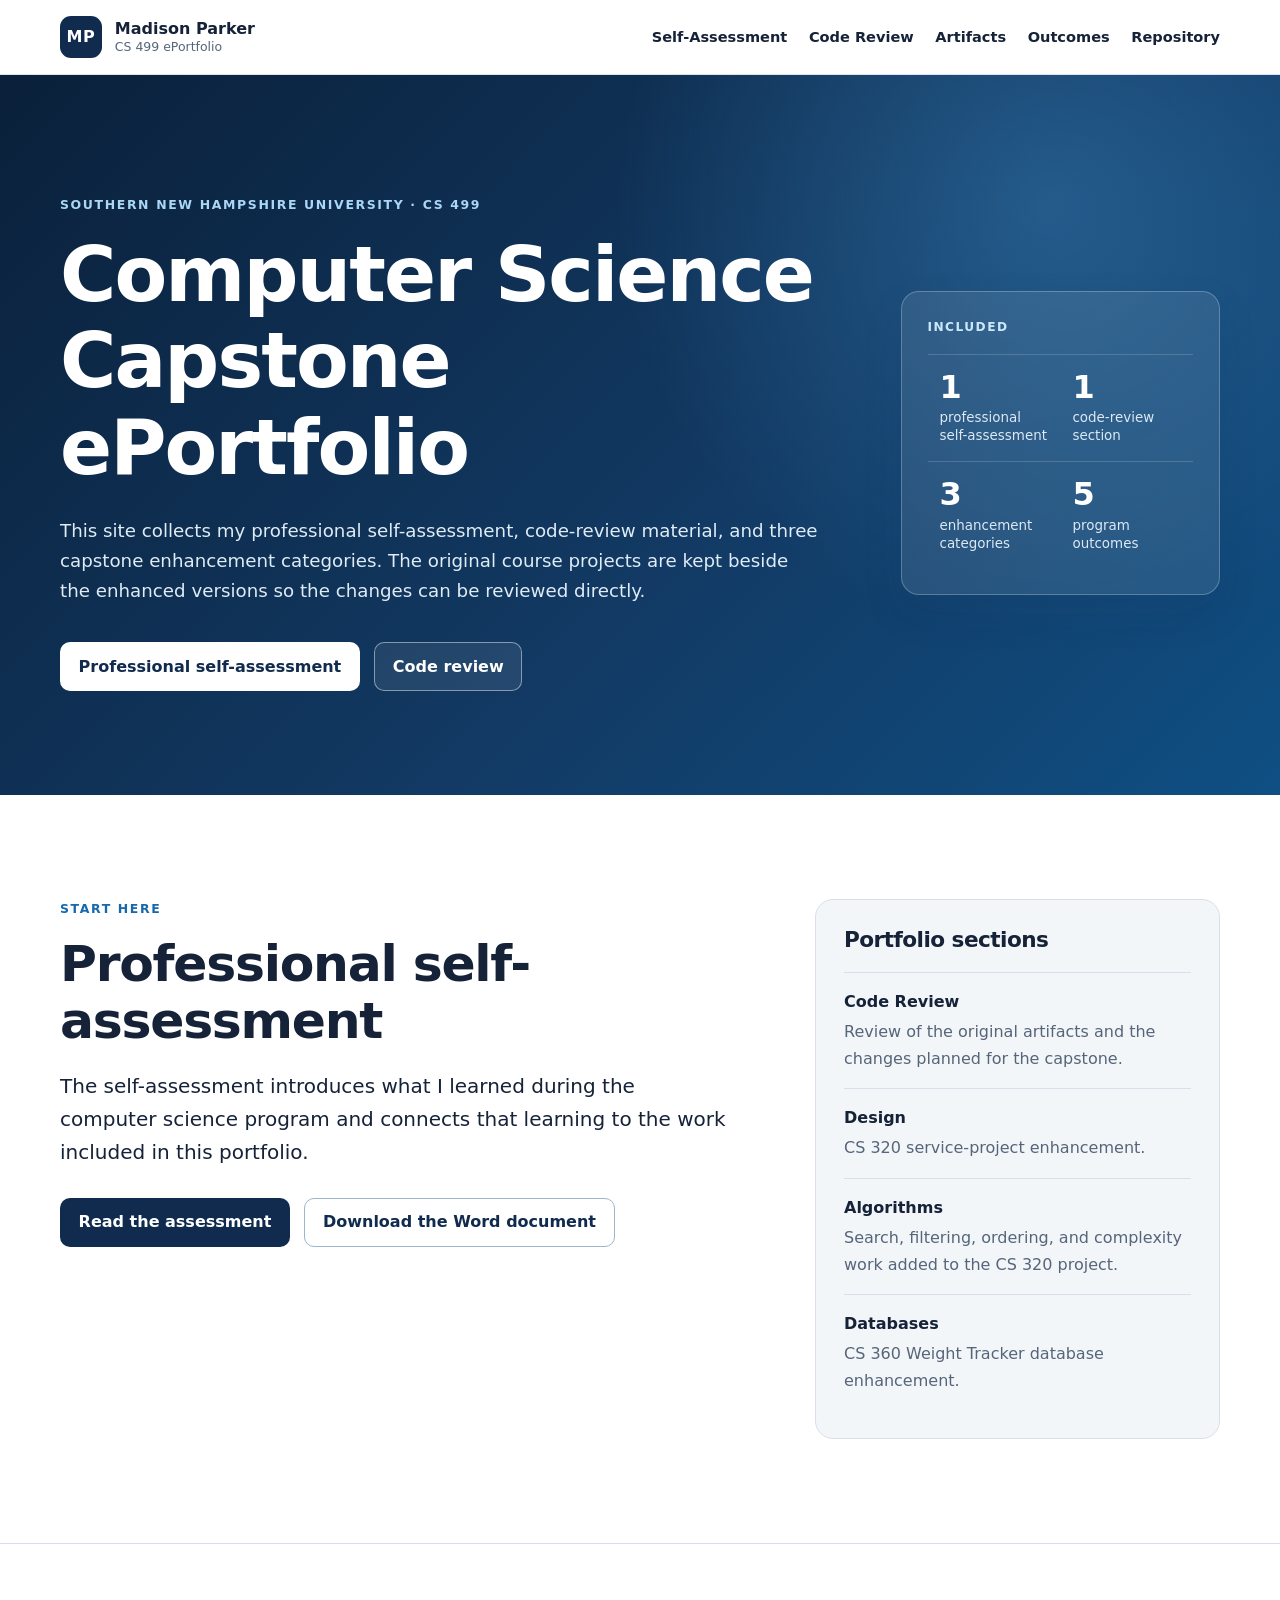
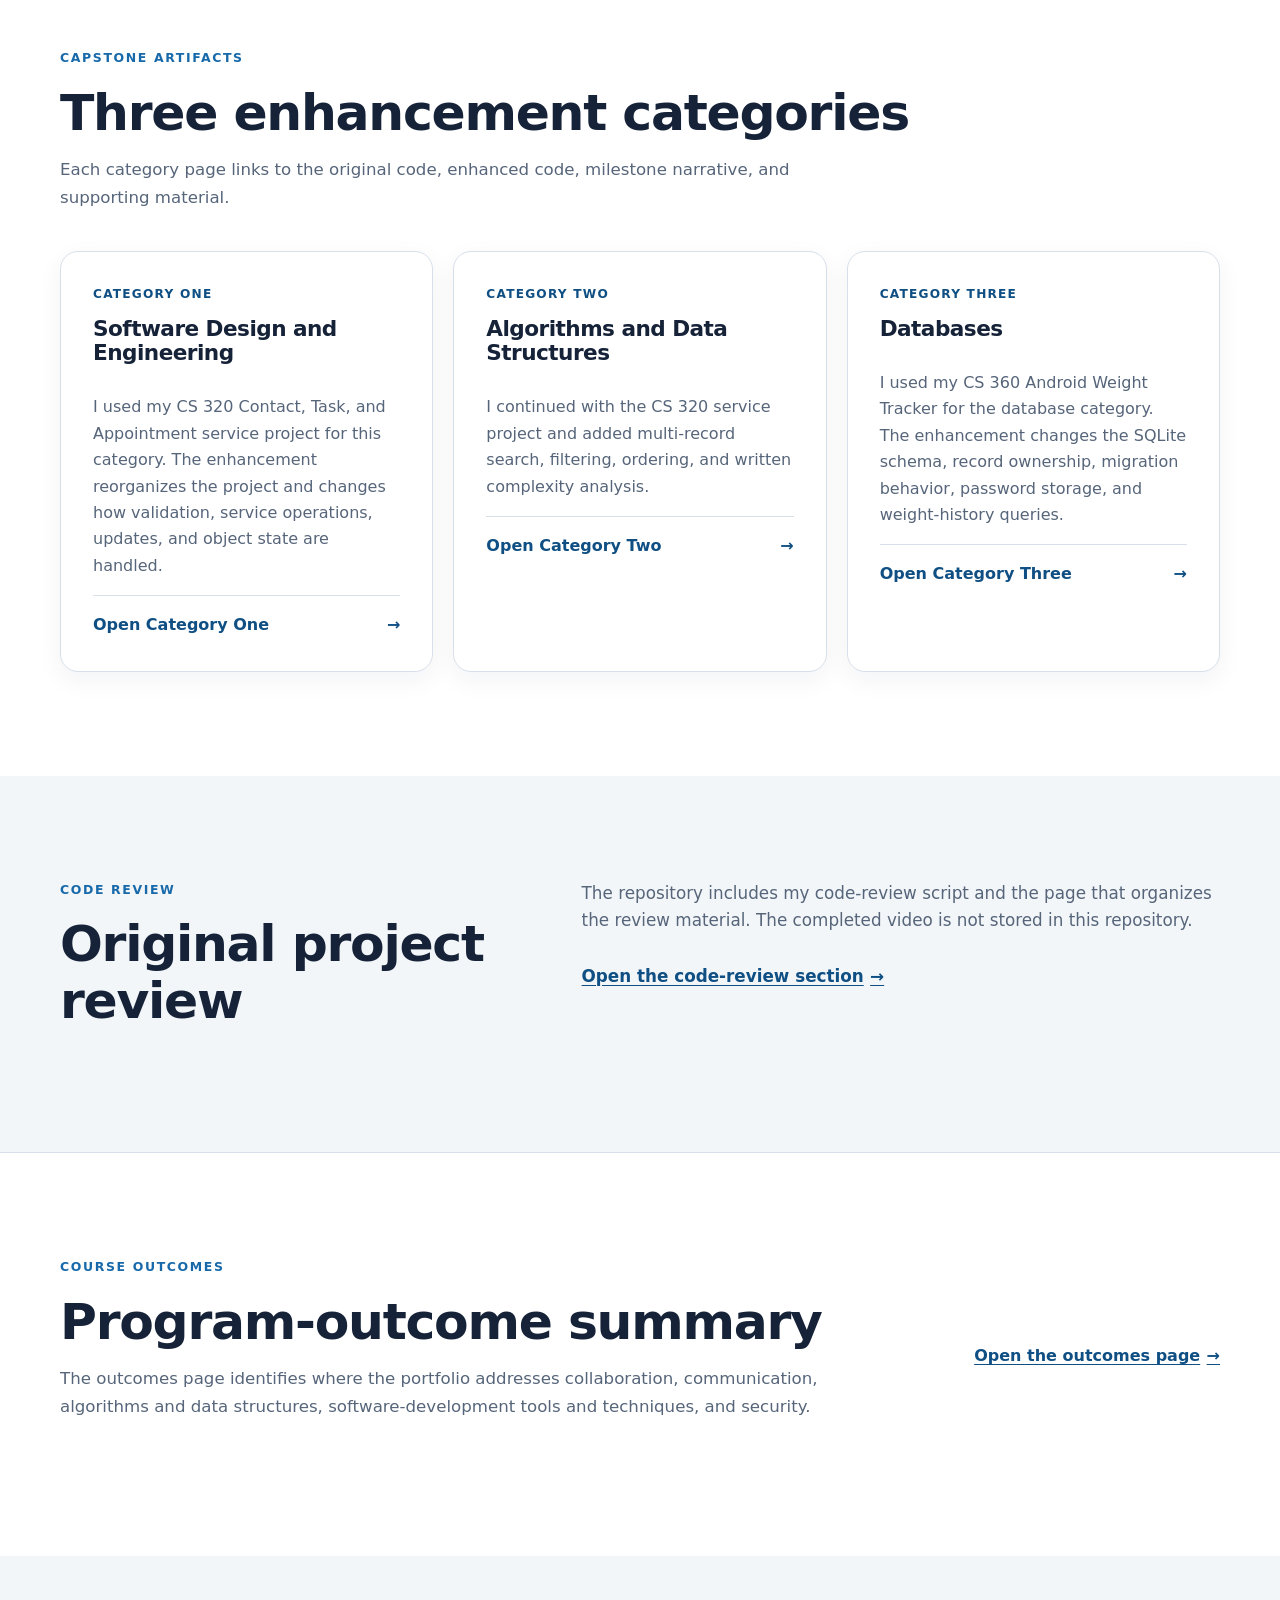
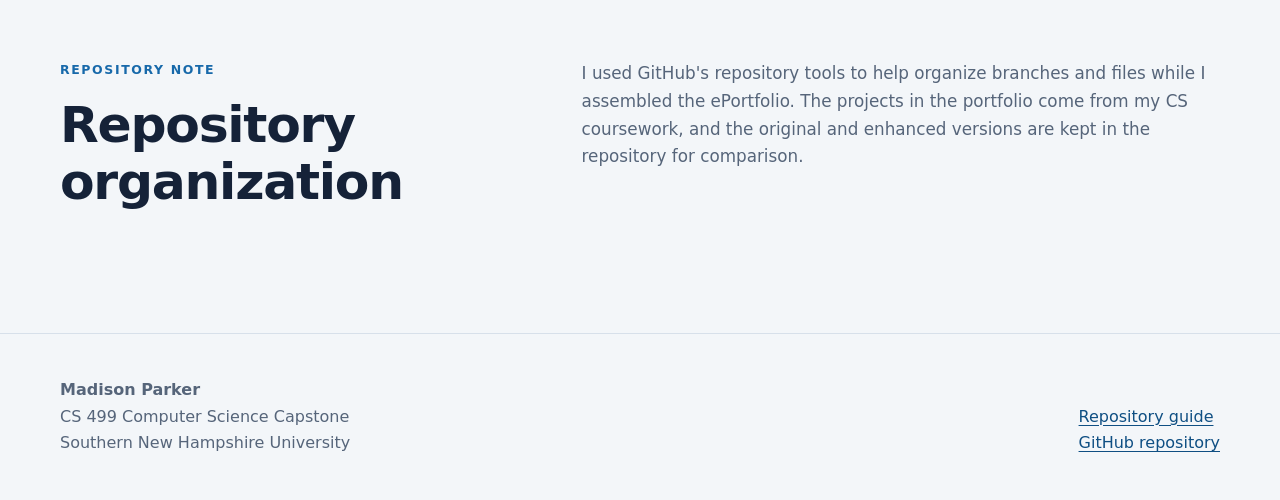
<file: index.html>
<!doctype html>
<html lang="en">
<head>
  <meta charset="utf-8">
  <meta name="viewport" content="width=device-width, initial-scale=1">
  <meta name="description" content="Madison Parker's CS 499 Computer Science Capstone ePortfolio.">
  <title>Madison Parker | CS 499 ePortfolio</title>
  <link rel="stylesheet" href="assets/styles.css">
</head>
<body>
  <a class="skip-link" href="#main">Skip to main content</a>
  <header class="site-header">
    <div class="shell header-inner">
      <a class="brand" href="index.html" aria-label="Madison Parker CS 499 ePortfolio home">
        <span class="brand-mark" aria-hidden="true">MP</span>
        <span><strong>Madison Parker</strong><small>CS 499 ePortfolio</small></span>
      </a>
      <nav aria-label="Primary navigation">
        <a href="self-assessment.html">Self-Assessment</a>
        <a href="code-review.html">Code Review</a>
        <a href="#artifacts">Artifacts</a>
        <a href="outcomes.html">Outcomes</a>
        <a href="https://github.com/Cuthluwu/CS499-ePortfolio">Repository</a>
      </nav>
    </div>
  </header>

  <main id="main">
    <section class="hero" id="top">
      <div class="shell hero-grid">
        <div>
          <p class="eyebrow">Southern New Hampshire University · CS 499</p>
          <h1>Computer Science Capstone ePortfolio</h1>
          <p class="hero-copy">This site collects my professional self-assessment, code-review material, and three capstone enhancement categories. The original course projects are kept beside the enhanced versions so the changes can be reviewed directly.</p>
          <div class="actions">
            <a class="button primary" href="self-assessment.html">Professional self-assessment</a>
            <a class="button secondary" href="code-review.html">Code review</a>
          </div>
        </div>
        <aside class="summary-panel" aria-label="Portfolio contents">
          <p class="panel-label">Included</p>
          <dl>
            <div><dt>1</dt><dd>professional self-assessment</dd></div>
            <div><dt>1</dt><dd>code-review section</dd></div>
            <div><dt>3</dt><dd>enhancement categories</dd></div>
            <div><dt>5</dt><dd>program outcomes</dd></div>
          </dl>
        </aside>
      </div>
    </section>

    <section class="section assessment-first" aria-labelledby="assessment-title">
      <div class="shell feature-layout">
        <div>
          <p class="eyebrow">Start here</p>
          <h2 id="assessment-title">Professional self-assessment</h2>
          <p class="lede">The self-assessment introduces what I learned during the computer science program and connects that learning to the work included in this portfolio.</p>
          <div class="actions dark-actions">
            <a class="button dark" href="self-assessment.html">Read the assessment</a>
            <a class="button outline" href="Week-7_Final-ePortfolio-and-Self-Assessment/Madison_Parker_CS499_Professional_Self_Assessment.docx">Download the Word document</a>
          </div>
        </div>
        <aside class="principles" aria-label="Portfolio sections">
          <h3>Portfolio sections</h3>
          <dl>
            <div><dt>Code Review</dt><dd>Review of the original artifacts and the changes planned for the capstone.</dd></div>
            <div><dt>Design</dt><dd>CS 320 service-project enhancement.</dd></div>
            <div><dt>Algorithms</dt><dd>Search, filtering, ordering, and complexity work added to the CS 320 project.</dd></div>
            <div><dt>Databases</dt><dd>CS 360 Weight Tracker database enhancement.</dd></div>
          </dl>
        </aside>
      </div>
    </section>

    <section class="section" id="artifacts" aria-labelledby="artifacts-title">
      <div class="shell">
        <p class="eyebrow">Capstone artifacts</p>
        <h2 id="artifacts-title">Three enhancement categories</h2>
        <p class="section-intro">Each category page links to the original code, enhanced code, milestone narrative, and supporting material.</p>
        <div class="card-grid three">
          <article class="card category-card">
            <p class="card-number">Category One</p>
            <h3>Software Design and Engineering</h3>
            <p>I used my CS 320 Contact, Task, and Appointment service project for this category. The enhancement reorganizes the project and changes how validation, service operations, updates, and object state are handled.</p>
            <a class="card-action" href="software-design.html">Open Category One <span aria-hidden="true">→</span></a>
          </article>

          <article class="card category-card">
            <p class="card-number">Category Two</p>
            <h3>Algorithms and Data Structures</h3>
            <p>I continued with the CS 320 service project and added multi-record search, filtering, ordering, and written complexity analysis.</p>
            <a class="card-action" href="algorithms.html">Open Category Two <span aria-hidden="true">→</span></a>
          </article>

          <article class="card category-card">
            <p class="card-number">Category Three</p>
            <h3>Databases</h3>
            <p>I used my CS 360 Android Weight Tracker for the database category. The enhancement changes the SQLite schema, record ownership, migration behavior, password storage, and weight-history queries.</p>
            <a class="card-action" href="databases.html">Open Category Three <span aria-hidden="true">→</span></a>
          </article>
        </div>
      </div>
    </section>

    <section class="section section-tint" aria-labelledby="review-title">
      <div class="shell split">
        <div>
          <p class="eyebrow">Code review</p>
          <h2 id="review-title">Original project review</h2>
        </div>
        <div class="prose">
          <p>The repository includes my code-review script and the page that organizes the review material. The completed video is not stored in this repository.</p>
          <a class="text-link" href="code-review.html">Open the code-review section <span aria-hidden="true">→</span></a>
        </div>
      </div>
    </section>

    <section class="section outcomes-preview" aria-labelledby="outcomes-title">
      <div class="shell">
        <div class="section-heading">
          <div>
            <p class="eyebrow">Course outcomes</p>
            <h2 id="outcomes-title">Program-outcome summary</h2>
          </div>
          <a class="text-link" href="outcomes.html">Open the outcomes page <span aria-hidden="true">→</span></a>
        </div>
        <p class="section-intro">The outcomes page identifies where the portfolio addresses collaboration, communication, algorithms and data structures, software-development tools and techniques, and security.</p>
      </div>
    </section>

    <section class="section section-tint" aria-labelledby="organization-note-title">
      <div class="shell split">
        <div>
          <p class="eyebrow">Repository note</p>
          <h2 id="organization-note-title">Repository organization</h2>
        </div>
        <div class="prose">
          <p>I used GitHub's repository tools to help organize branches and files while I assembled the ePortfolio. The projects in the portfolio come from my CS coursework, and the original and enhanced versions are kept in the repository for comparison.</p>
        </div>
      </div>
    </section>
  </main>

  <footer>
    <div class="shell footer-inner">
      <p><strong>Madison Parker</strong><br>CS 499 Computer Science Capstone<br>Southern New Hampshire University</p>
      <p><a href="README.md">Repository guide</a><br><a href="https://github.com/Cuthluwu/CS499-ePortfolio">GitHub repository</a></p>
    </div>
  </footer>
</body>
</html>
</file>
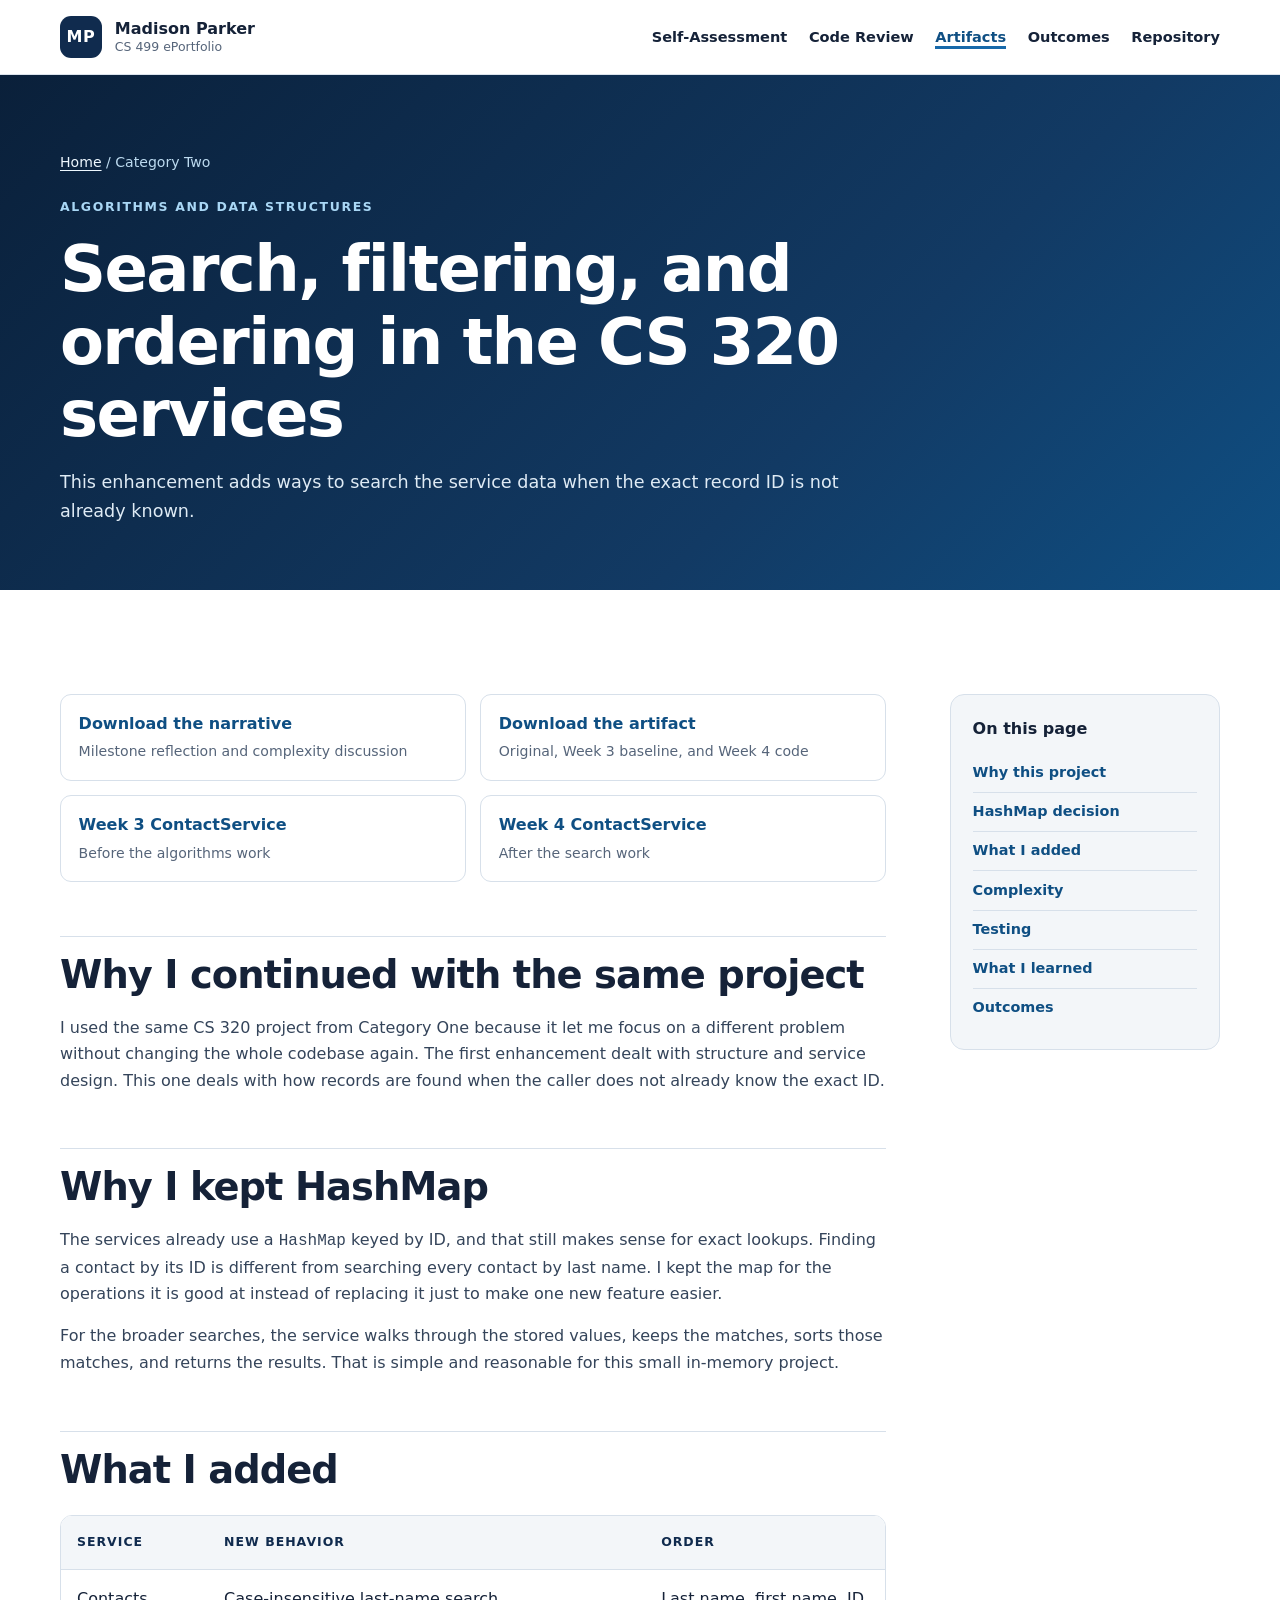
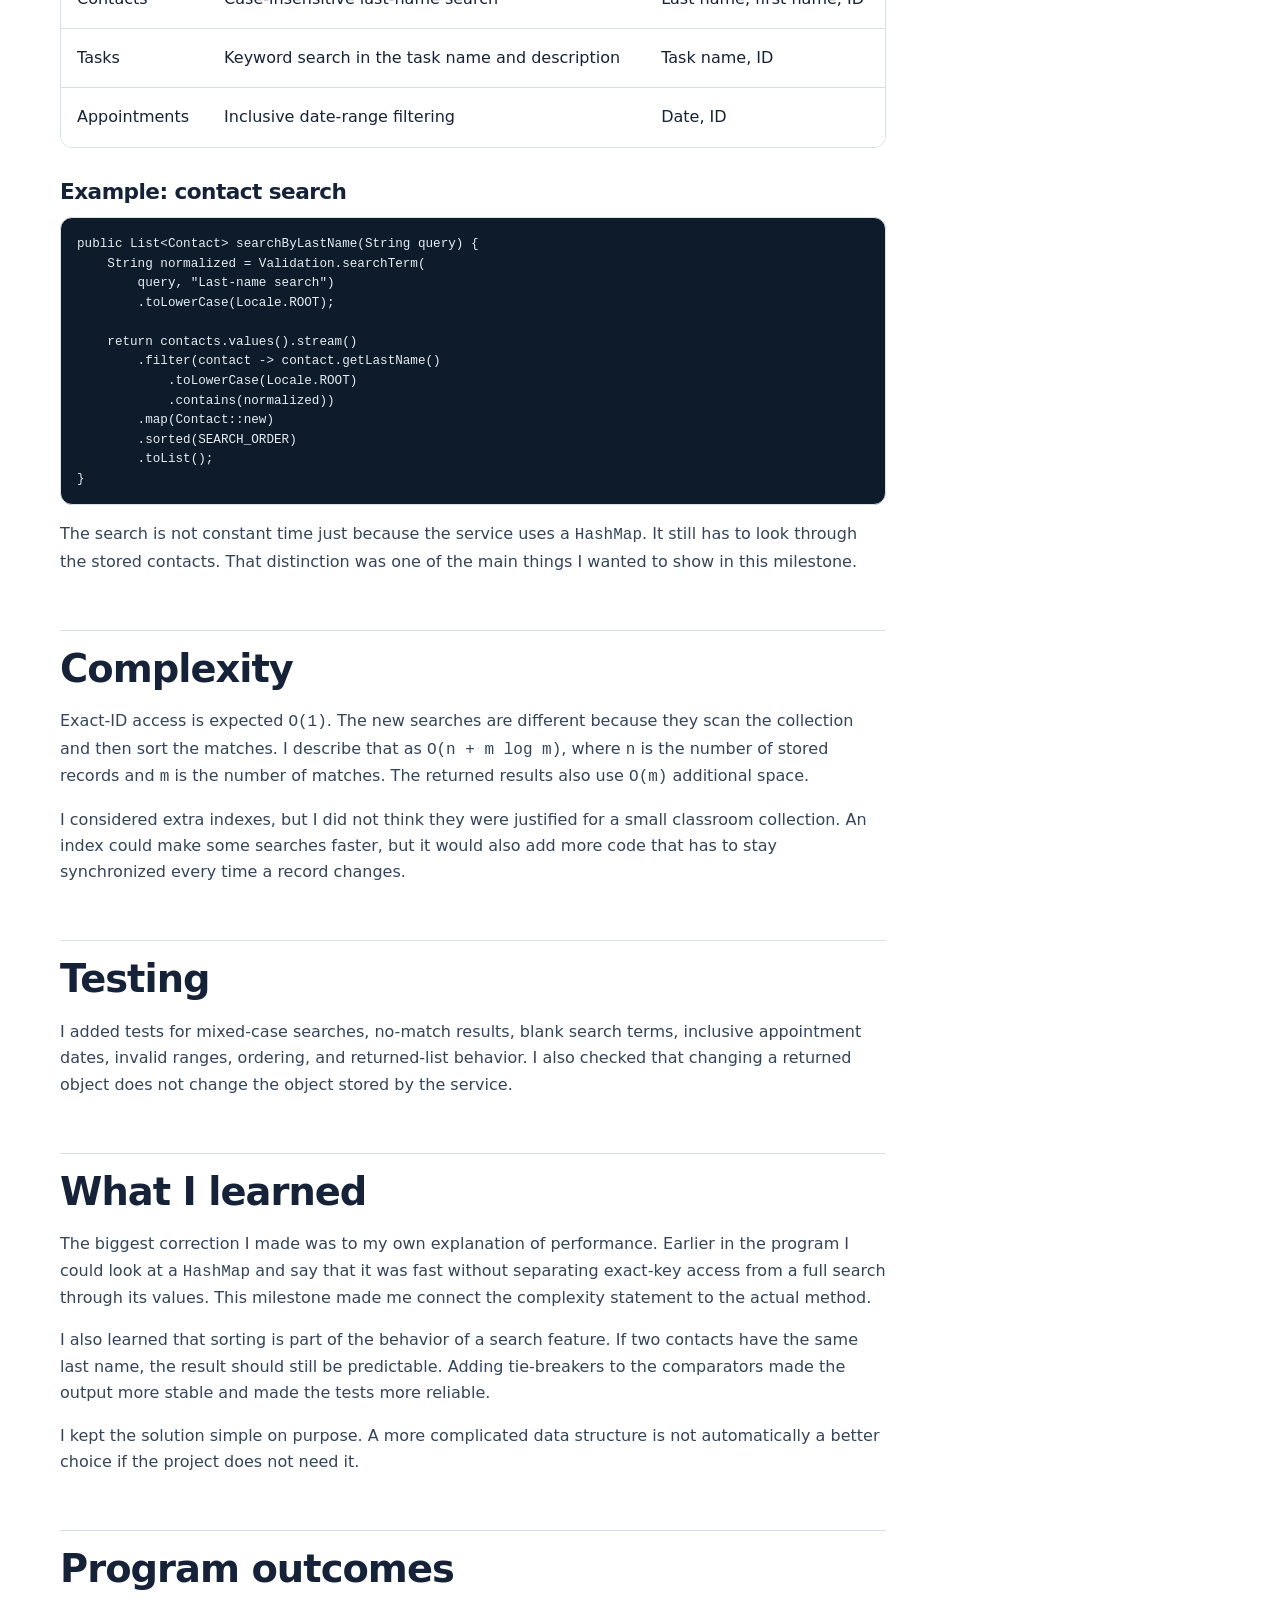
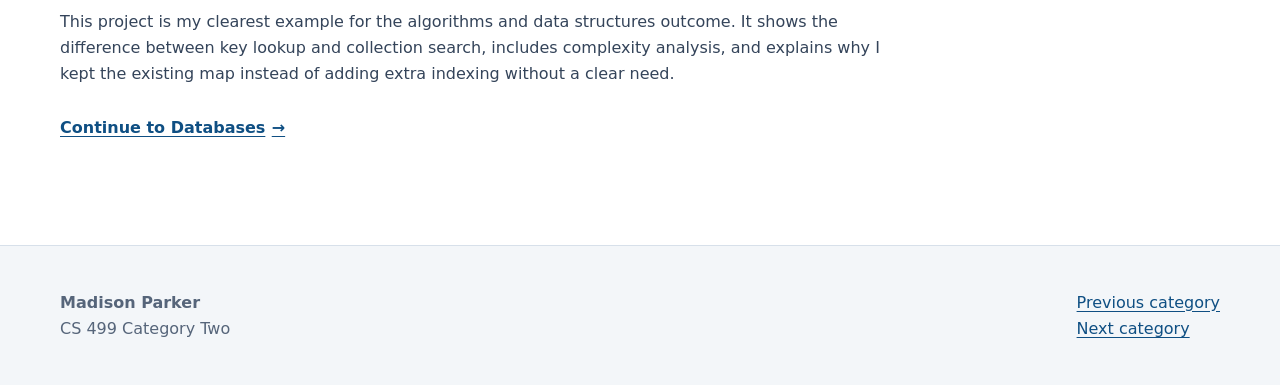
<file: algorithms.html>
<!doctype html>
<html lang="en">
<head>
  <meta charset="utf-8">
  <meta name="viewport" content="width=device-width, initial-scale=1">
  <meta name="description" content="Madison Parker's CS 499 algorithms and data structures enhancement of the CS 320 service project.">
  <title>Algorithms and Data Structures | Madison Parker CS 499 ePortfolio</title>
  <link rel="stylesheet" href="assets/styles.css">
</head>
<body>
  <a class="skip-link" href="#main">Skip to main content</a>
  <header class="site-header"><div class="shell header-inner"><a class="brand" href="index.html"><span class="brand-mark" aria-hidden="true">MP</span><span><strong>Madison Parker</strong><small>CS 499 ePortfolio</small></span></a><nav aria-label="Primary navigation"><a href="self-assessment.html">Self-Assessment</a><a href="code-review.html">Code Review</a><a aria-current="page" href="index.html#artifacts">Artifacts</a><a href="outcomes.html">Outcomes</a><a href="https://github.com/Cuthluwu/CS499-ePortfolio">Repository</a></nav></div></header>
  <main id="main">
    <section class="page-hero"><div class="shell"><p class="breadcrumbs"><a href="index.html">Home</a> / Category Two</p><p class="eyebrow">Algorithms and Data Structures</p><h1>Search, filtering, and ordering in the CS 320 services</h1><p>This enhancement adds ways to search the service data when the exact record ID is not already known.</p></div></section>
    <section class="section"><div class="shell content-layout"><article class="content-main">
      <div class="artifact-links">
        <a class="artifact-link" href="Week-4_Algorithms-and-Data-Structures/Madison_Parker_CS499_Milestone3_Algorithms_Narrative.docx"><strong>Download the narrative</strong><span>Milestone reflection and complexity discussion</span></a>
        <a class="artifact-link" href="Week-4_Algorithms-and-Data-Structures/Madison_Parker_CS499_Milestone3_Algorithms_Artifact.zip"><strong>Download the artifact</strong><span>Original, Week 3 baseline, and Week 4 code</span></a>
        <a class="artifact-link" href="Week-4_Algorithms-and-Data-Structures/Artifact_Contents/02_WEEK3_DESIGN_BASELINE/src/main/java/edu/snhu/cs499/service/ContactService.java"><strong>Week 3 ContactService</strong><span>Before the algorithms work</span></a>
        <a class="artifact-link" href="Week-4_Algorithms-and-Data-Structures/Artifact_Contents/03_WEEK4_ALGORITHMS_ENHANCED/src/main/java/edu/snhu/cs499/service/ContactService.java"><strong>Week 4 ContactService</strong><span>After the search work</span></a>
      </div>

      <h2 id="artifact">Why I continued with the same project</h2>
      <p>I used the same CS 320 project from Category One because it let me focus on a different problem without changing the whole codebase again. The first enhancement dealt with structure and service design. This one deals with how records are found when the caller does not already know the exact ID.</p>

      <h2 id="structure">Why I kept HashMap</h2>
      <p>The services already use a <code>HashMap</code> keyed by ID, and that still makes sense for exact lookups. Finding a contact by its ID is different from searching every contact by last name. I kept the map for the operations it is good at instead of replacing it just to make one new feature easier.</p>
      <p>For the broader searches, the service walks through the stored values, keeps the matches, sorts those matches, and returns the results. That is simple and reasonable for this small in-memory project.</p>

      <h2 id="changes">What I added</h2>
      <div class="chapter-table"><table><thead><tr><th>Service</th><th>New behavior</th><th>Order</th></tr></thead><tbody>
        <tr><td>Contacts</td><td>Case-insensitive last-name search</td><td>Last name, first name, ID</td></tr>
        <tr><td>Tasks</td><td>Keyword search in the task name and description</td><td>Task name, ID</td></tr>
        <tr><td>Appointments</td><td>Inclusive date-range filtering</td><td>Date, ID</td></tr>
      </tbody></table></div>

      <h3>Example: contact search</h3>
      <div class="code-panel"><pre><code>public List&lt;Contact&gt; searchByLastName(String query) {
    String normalized = Validation.searchTerm(
        query, "Last-name search")
        .toLowerCase(Locale.ROOT);

    return contacts.values().stream()
        .filter(contact -&gt; contact.getLastName()
            .toLowerCase(Locale.ROOT)
            .contains(normalized))
        .map(Contact::new)
        .sorted(SEARCH_ORDER)
        .toList();
}</code></pre></div>
      <p>The search is not constant time just because the service uses a <code>HashMap</code>. It still has to look through the stored contacts. That distinction was one of the main things I wanted to show in this milestone.</p>

      <h2 id="complexity">Complexity</h2>
      <p>Exact-ID access is expected <code>O(1)</code>. The new searches are different because they scan the collection and then sort the matches. I describe that as <code>O(n + m log m)</code>, where <code>n</code> is the number of stored records and <code>m</code> is the number of matches. The returned results also use <code>O(m)</code> additional space.</p>
      <p>I considered extra indexes, but I did not think they were justified for a small classroom collection. An index could make some searches faster, but it would also add more code that has to stay synchronized every time a record changes.</p>

      <h2 id="testing">Testing</h2>
      <p>I added tests for mixed-case searches, no-match results, blank search terms, inclusive appointment dates, invalid ranges, ordering, and returned-list behavior. I also checked that changing a returned object does not change the object stored by the service.</p>

      <h2 id="reflection">What I learned</h2>
      <p>The biggest correction I made was to my own explanation of performance. Earlier in the program I could look at a <code>HashMap</code> and say that it was fast without separating exact-key access from a full search through its values. This milestone made me connect the complexity statement to the actual method.</p>
      <p>I also learned that sorting is part of the behavior of a search feature. If two contacts have the same last name, the result should still be predictable. Adding tie-breakers to the comparators made the output more stable and made the tests more reliable.</p>
      <p>I kept the solution simple on purpose. A more complicated data structure is not automatically a better choice if the project does not need it.</p>

      <h2 id="outcomes">Program outcomes</h2>
      <p>This project is my clearest example for the algorithms and data structures outcome. It shows the difference between key lookup and collection search, includes complexity analysis, and explains why I kept the existing map instead of adding extra indexing without a clear need.</p>
      <a class="text-link" href="databases.html">Continue to Databases <span aria-hidden="true">→</span></a>
    </article><aside class="side-nav"><strong>On this page</strong><a href="#artifact">Why this project</a><a href="#structure">HashMap decision</a><a href="#changes">What I added</a><a href="#complexity">Complexity</a><a href="#testing">Testing</a><a href="#reflection">What I learned</a><a href="#outcomes">Outcomes</a></aside></div></section>
  </main>
  <footer><div class="shell footer-inner"><p><strong>Madison Parker</strong><br>CS 499 Category Two</p><p><a href="software-design.html">Previous category</a><br><a href="databases.html">Next category</a></p></div></footer>
</body>
</html>
</file>
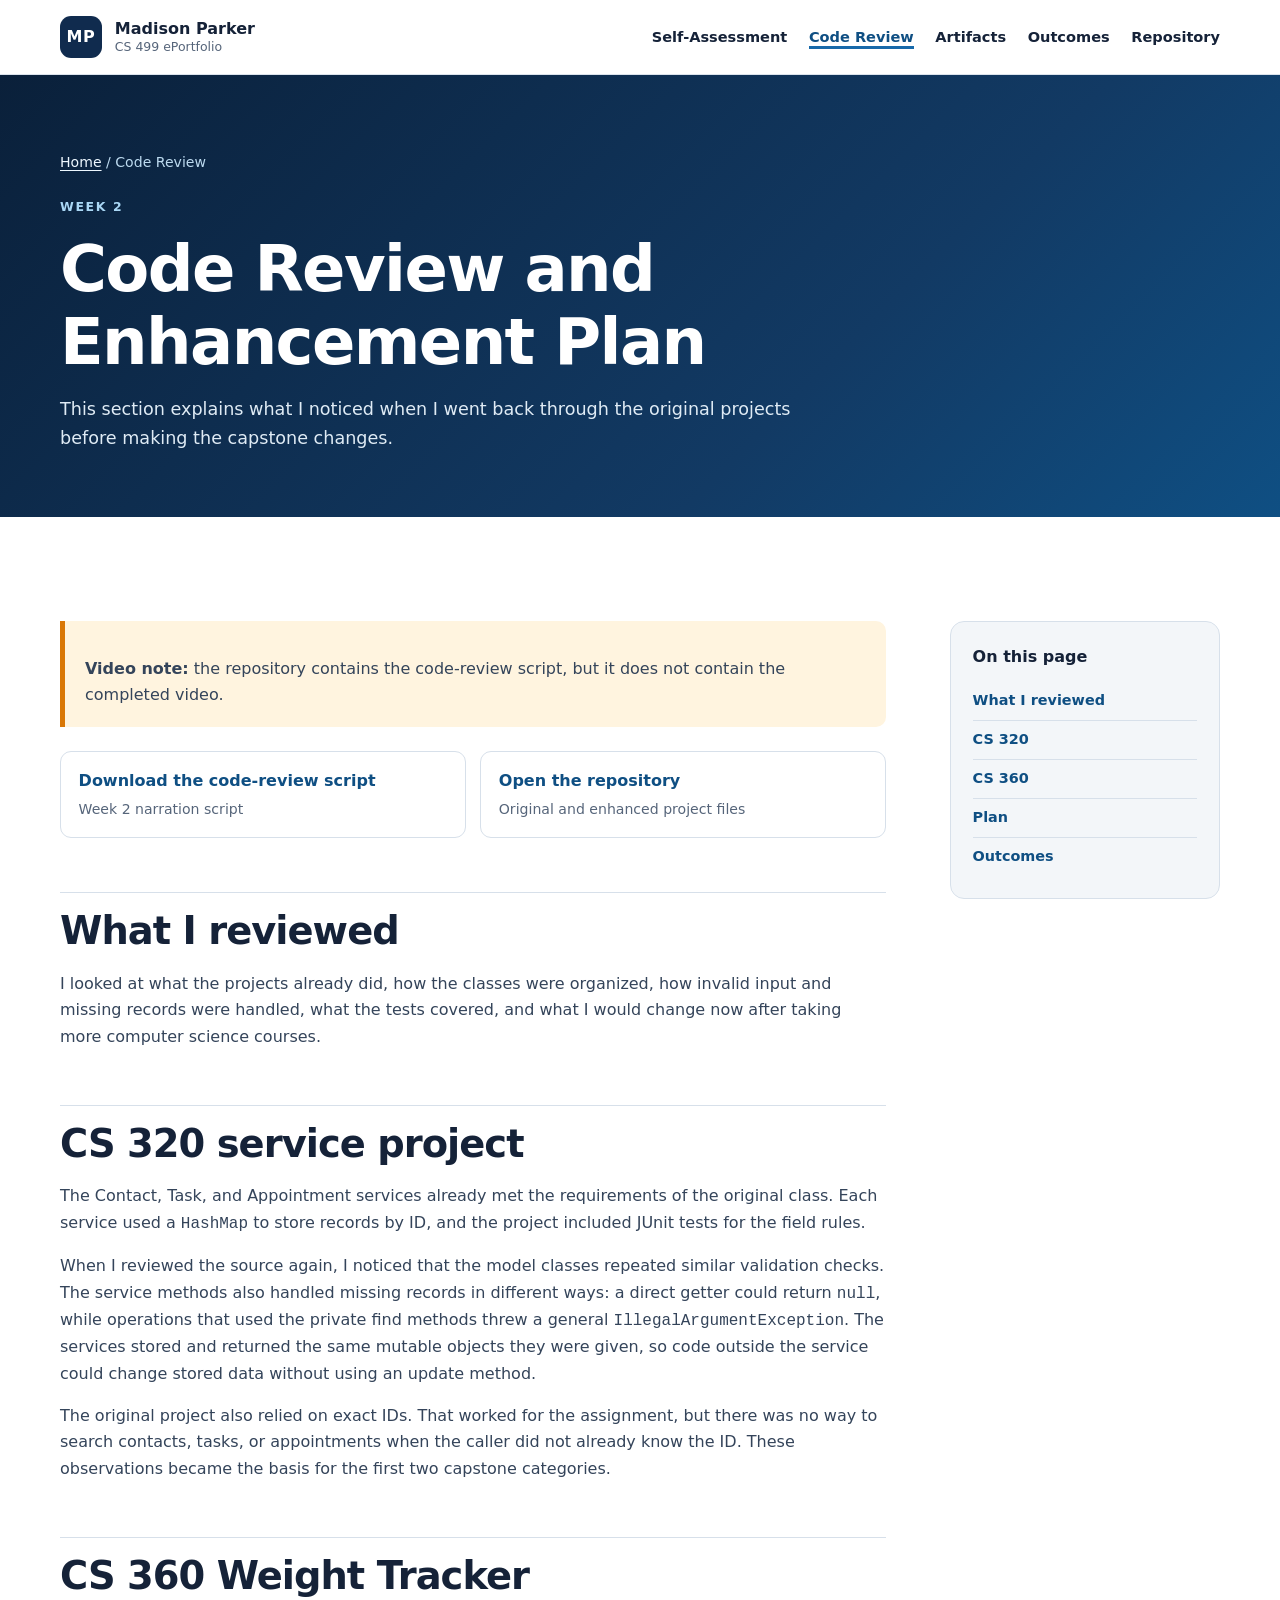
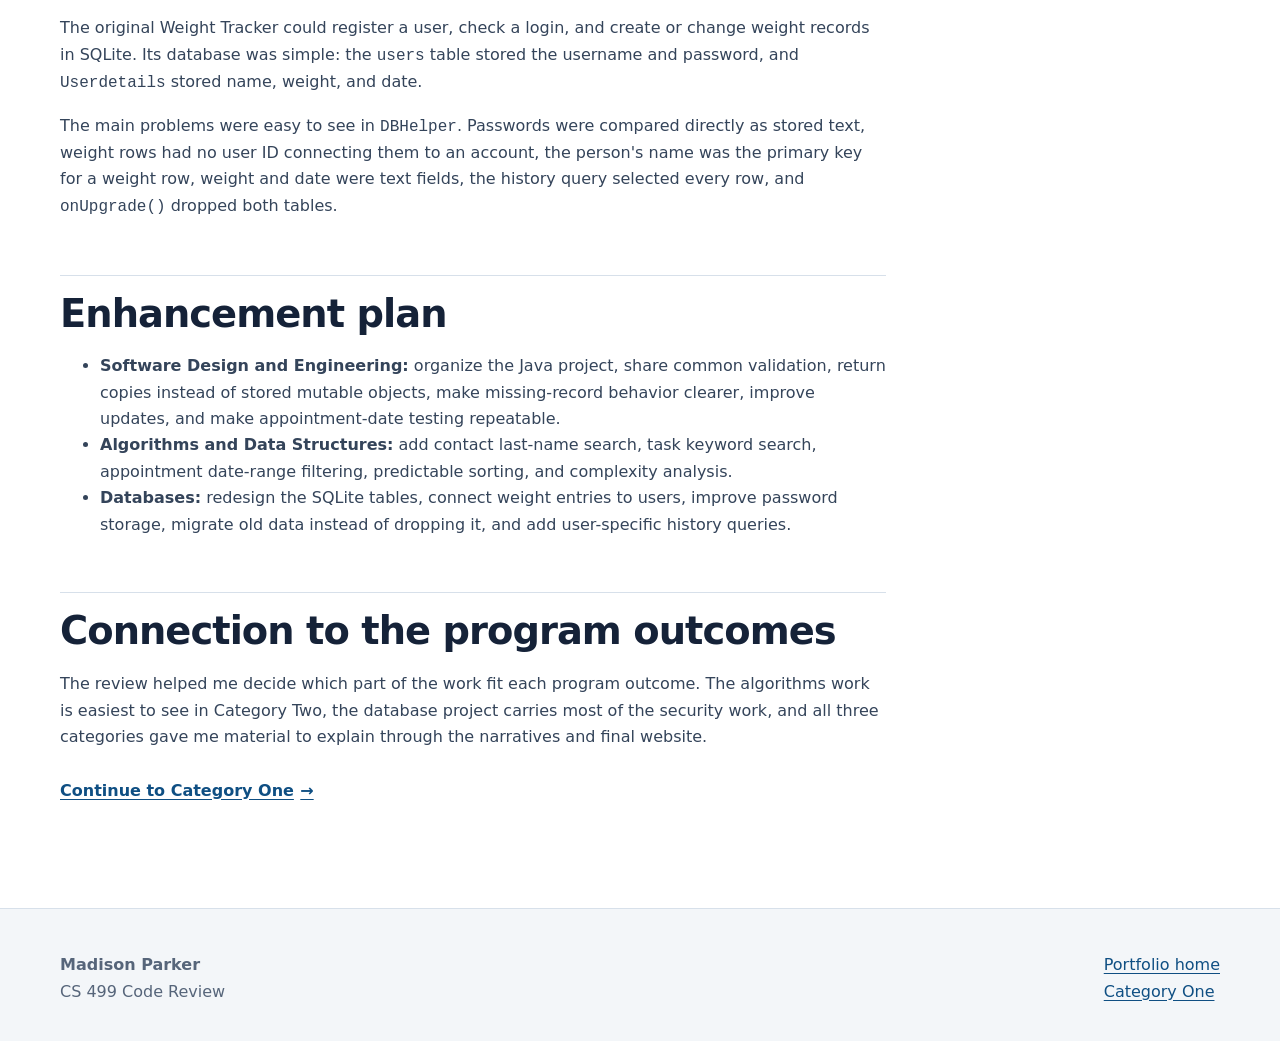
<file: code-review.html>
<!doctype html>
<html lang="en">
<head>
  <meta charset="utf-8">
  <meta name="viewport" content="width=device-width, initial-scale=1">
  <meta name="description" content="Madison Parker's CS 499 code review and enhancement plan.">
  <title>Code Review | Madison Parker CS 499 ePortfolio</title>
  <link rel="stylesheet" href="assets/styles.css">
</head>
<body>
  <a class="skip-link" href="#main">Skip to main content</a>
  <header class="site-header"><div class="shell header-inner"><a class="brand" href="index.html"><span class="brand-mark" aria-hidden="true">MP</span><span><strong>Madison Parker</strong><small>CS 499 ePortfolio</small></span></a><nav aria-label="Primary navigation"><a href="self-assessment.html">Self-Assessment</a><a aria-current="page" href="code-review.html">Code Review</a><a href="index.html#artifacts">Artifacts</a><a href="outcomes.html">Outcomes</a><a href="https://github.com/Cuthluwu/CS499-ePortfolio">Repository</a></nav></div></header>
  <main id="main">
    <section class="page-hero"><div class="shell"><p class="breadcrumbs"><a href="index.html">Home</a> / Code Review</p><p class="eyebrow">Week 2</p><h1>Code Review and Enhancement Plan</h1><p>This section explains what I noticed when I went back through the original projects before making the capstone changes.</p></div></section>
    <section class="section"><div class="shell content-layout"><article class="content-main">
      <div class="status-note warning"><p><strong>Video note:</strong> the repository contains the code-review script, but it does not contain the completed video.</p></div>
      <div class="artifact-links">
        <a class="artifact-link" href="Week-2_Code-Review/Madison_Parker_CS499_Code_Review_Script.docx"><strong>Download the code-review script</strong><span>Week 2 narration script</span></a>
        <a class="artifact-link" href="https://github.com/Cuthluwu/CS499-ePortfolio"><strong>Open the repository</strong><span>Original and enhanced project files</span></a>
      </div>

      <h2 id="review">What I reviewed</h2>
      <p>I looked at what the projects already did, how the classes were organized, how invalid input and missing records were handled, what the tests covered, and what I would change now after taking more computer science courses.</p>

      <h2 id="cs320">CS 320 service project</h2>
      <p>The Contact, Task, and Appointment services already met the requirements of the original class. Each service used a <code>HashMap</code> to store records by ID, and the project included JUnit tests for the field rules.</p>
      <p>When I reviewed the source again, I noticed that the model classes repeated similar validation checks. The service methods also handled missing records in different ways: a direct getter could return <code>null</code>, while operations that used the private find methods threw a general <code>IllegalArgumentException</code>. The services stored and returned the same mutable objects they were given, so code outside the service could change stored data without using an update method.</p>
      <p>The original project also relied on exact IDs. That worked for the assignment, but there was no way to search contacts, tasks, or appointments when the caller did not already know the ID. These observations became the basis for the first two capstone categories.</p>

      <h2 id="cs360">CS 360 Weight Tracker</h2>
      <p>The original Weight Tracker could register a user, check a login, and create or change weight records in SQLite. Its database was simple: the <code>users</code> table stored the username and password, and <code>Userdetails</code> stored name, weight, and date.</p>
      <p>The main problems were easy to see in <code>DBHelper</code>. Passwords were compared directly as stored text, weight rows had no user ID connecting them to an account, the person's name was the primary key for a weight row, weight and date were text fields, the history query selected every row, and <code>onUpgrade()</code> dropped both tables.</p>

      <h2 id="plan">Enhancement plan</h2>
      <ul>
        <li><strong>Software Design and Engineering:</strong> organize the Java project, share common validation, return copies instead of stored mutable objects, make missing-record behavior clearer, improve updates, and make appointment-date testing repeatable.</li>
        <li><strong>Algorithms and Data Structures:</strong> add contact last-name search, task keyword search, appointment date-range filtering, predictable sorting, and complexity analysis.</li>
        <li><strong>Databases:</strong> redesign the SQLite tables, connect weight entries to users, improve password storage, migrate old data instead of dropping it, and add user-specific history queries.</li>
      </ul>

      <h2 id="outcomes">Connection to the program outcomes</h2>
      <p>The review helped me decide which part of the work fit each program outcome. The algorithms work is easiest to see in Category Two, the database project carries most of the security work, and all three categories gave me material to explain through the narratives and final website.</p>
      <a class="text-link" href="software-design.html">Continue to Category One <span aria-hidden="true">→</span></a>
    </article><aside class="side-nav"><strong>On this page</strong><a href="#review">What I reviewed</a><a href="#cs320">CS 320</a><a href="#cs360">CS 360</a><a href="#plan">Plan</a><a href="#outcomes">Outcomes</a></aside></div></section>
  </main>
  <footer><div class="shell footer-inner"><p><strong>Madison Parker</strong><br>CS 499 Code Review</p><p><a href="index.html">Portfolio home</a><br><a href="software-design.html">Category One</a></p></div></footer>
</body>
</html>
</file>
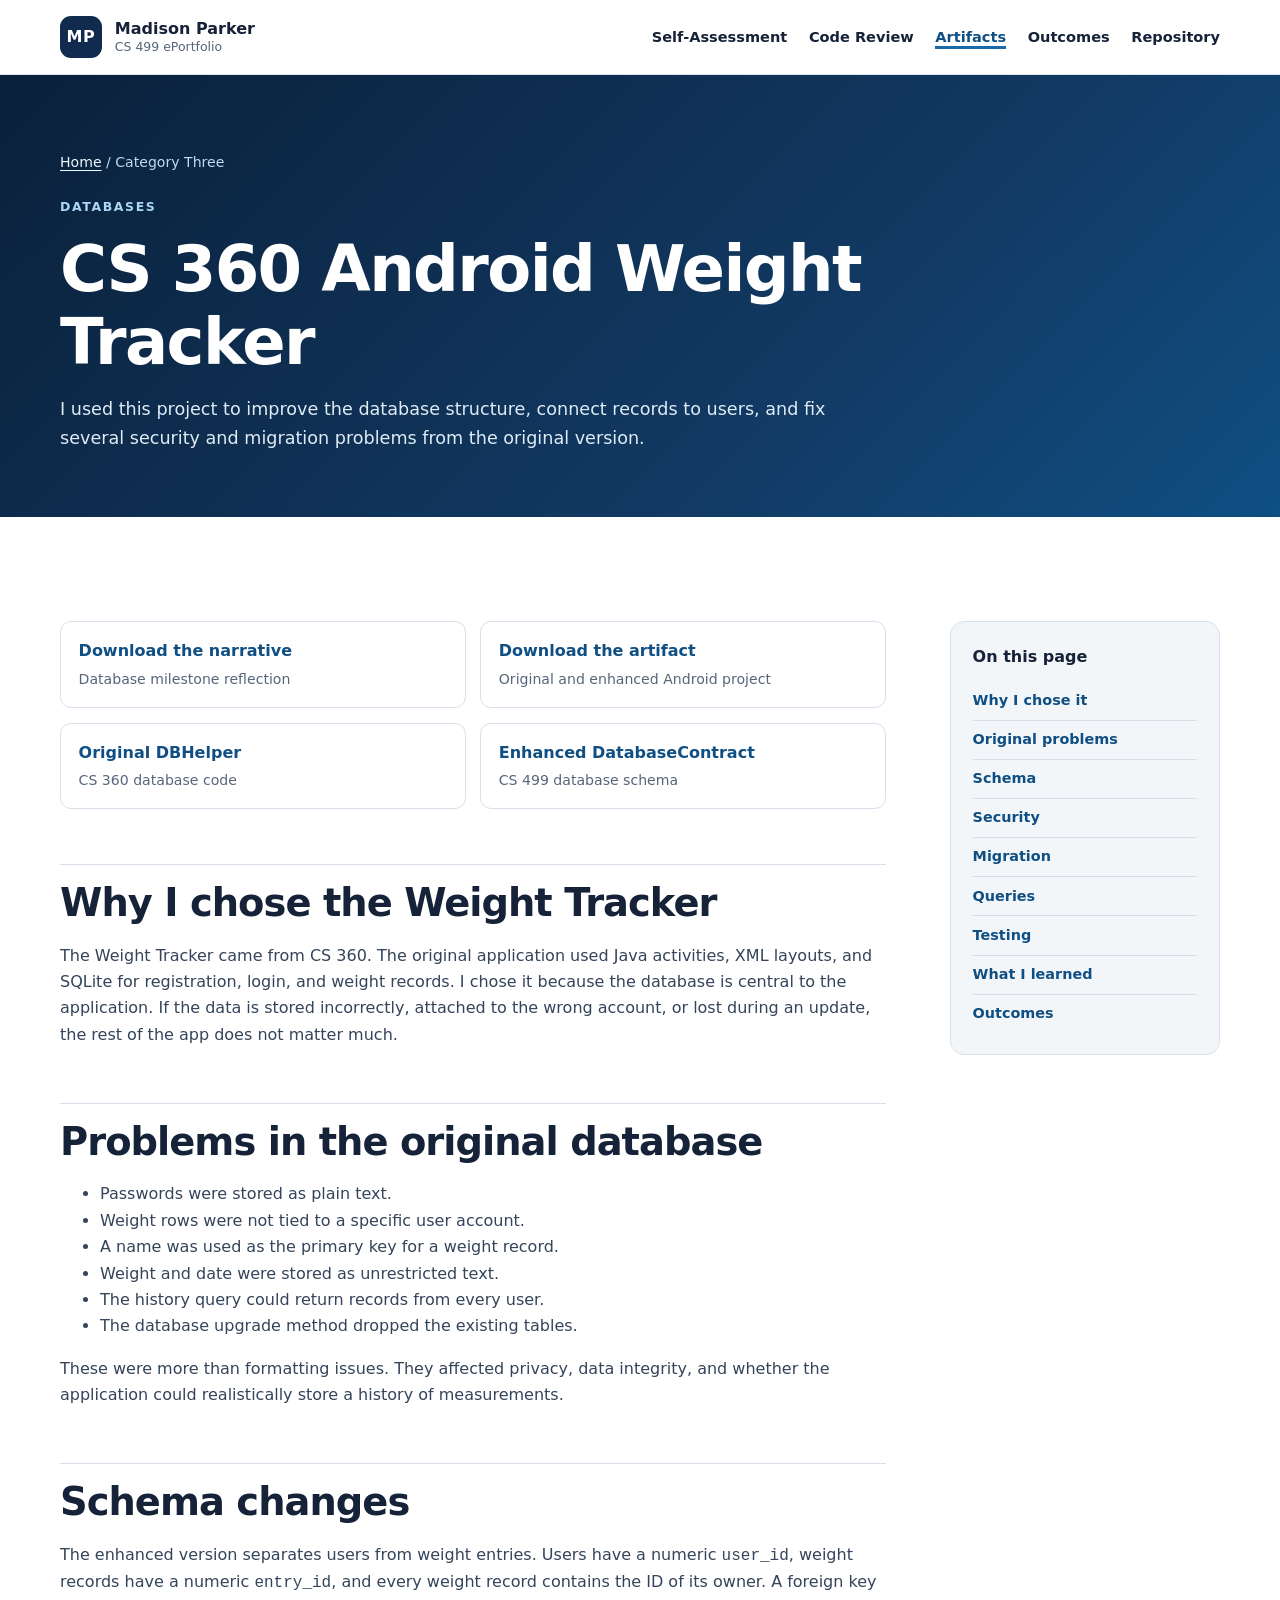
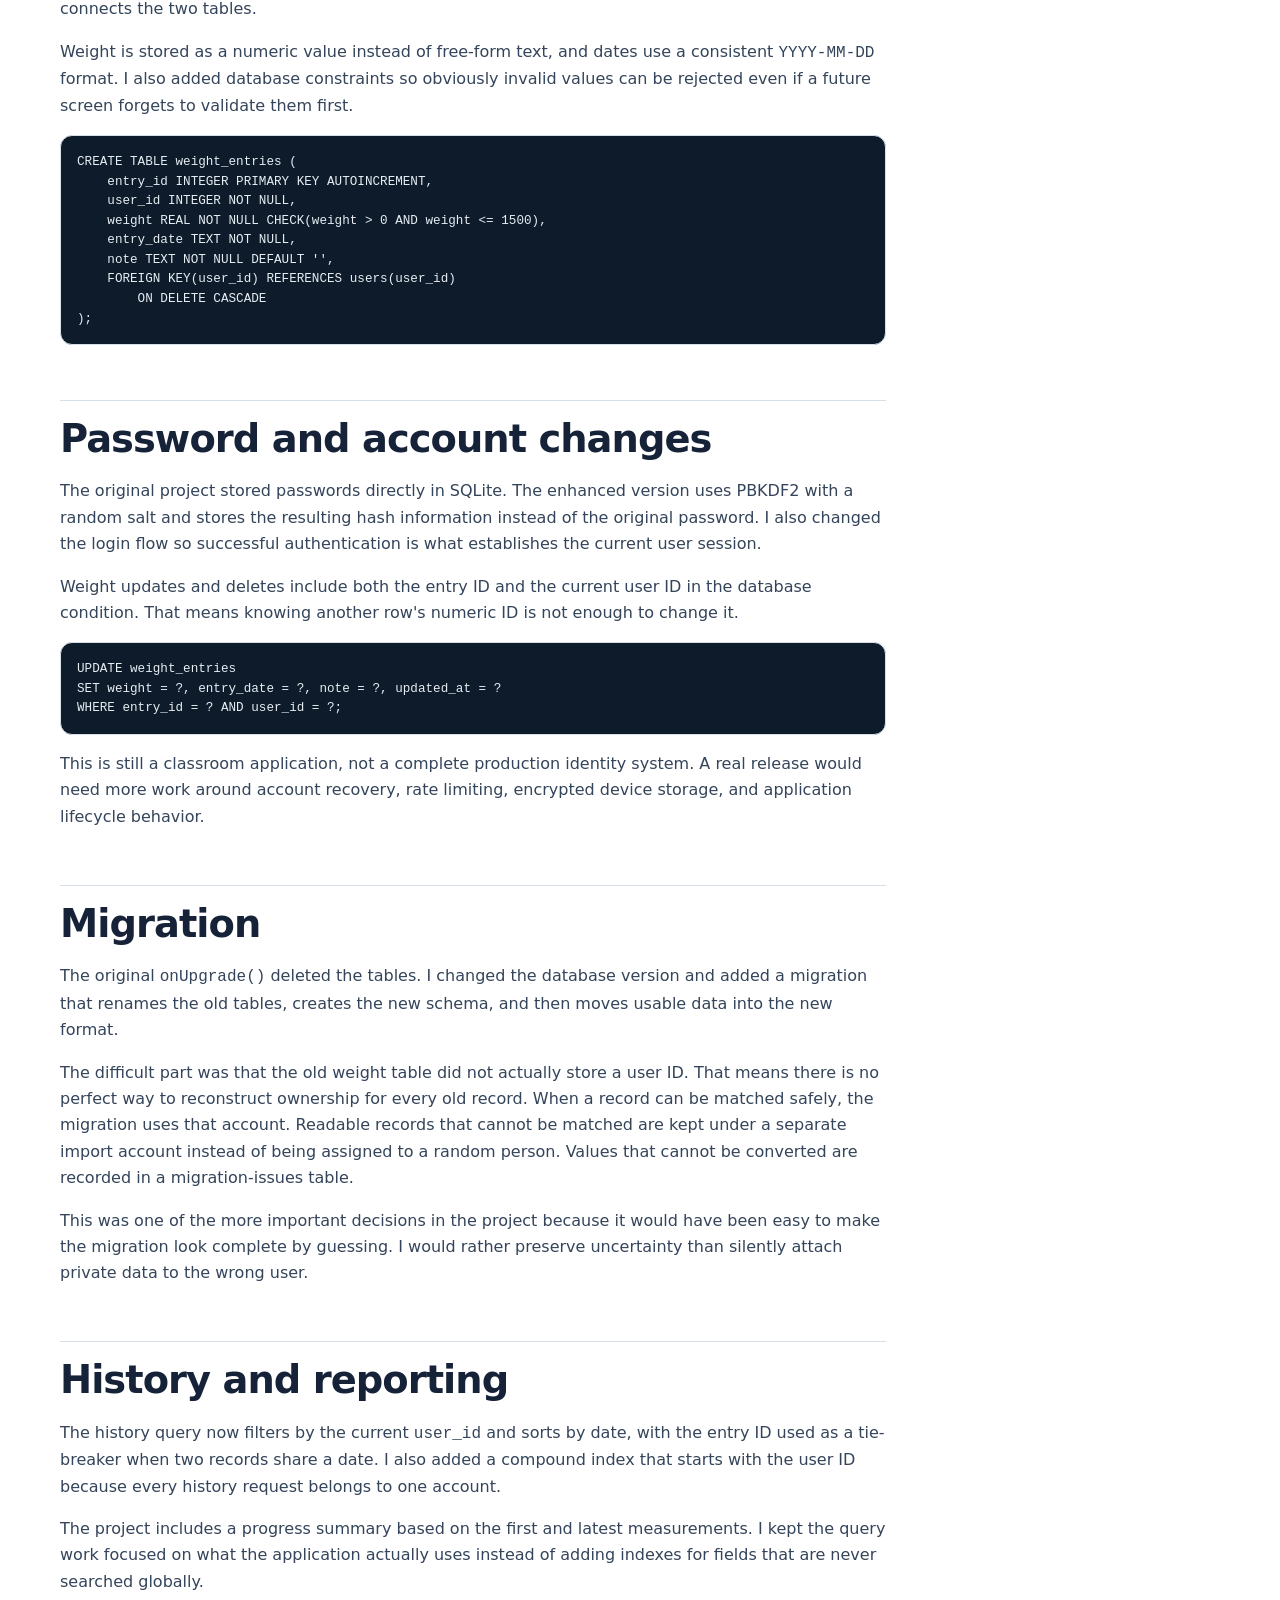
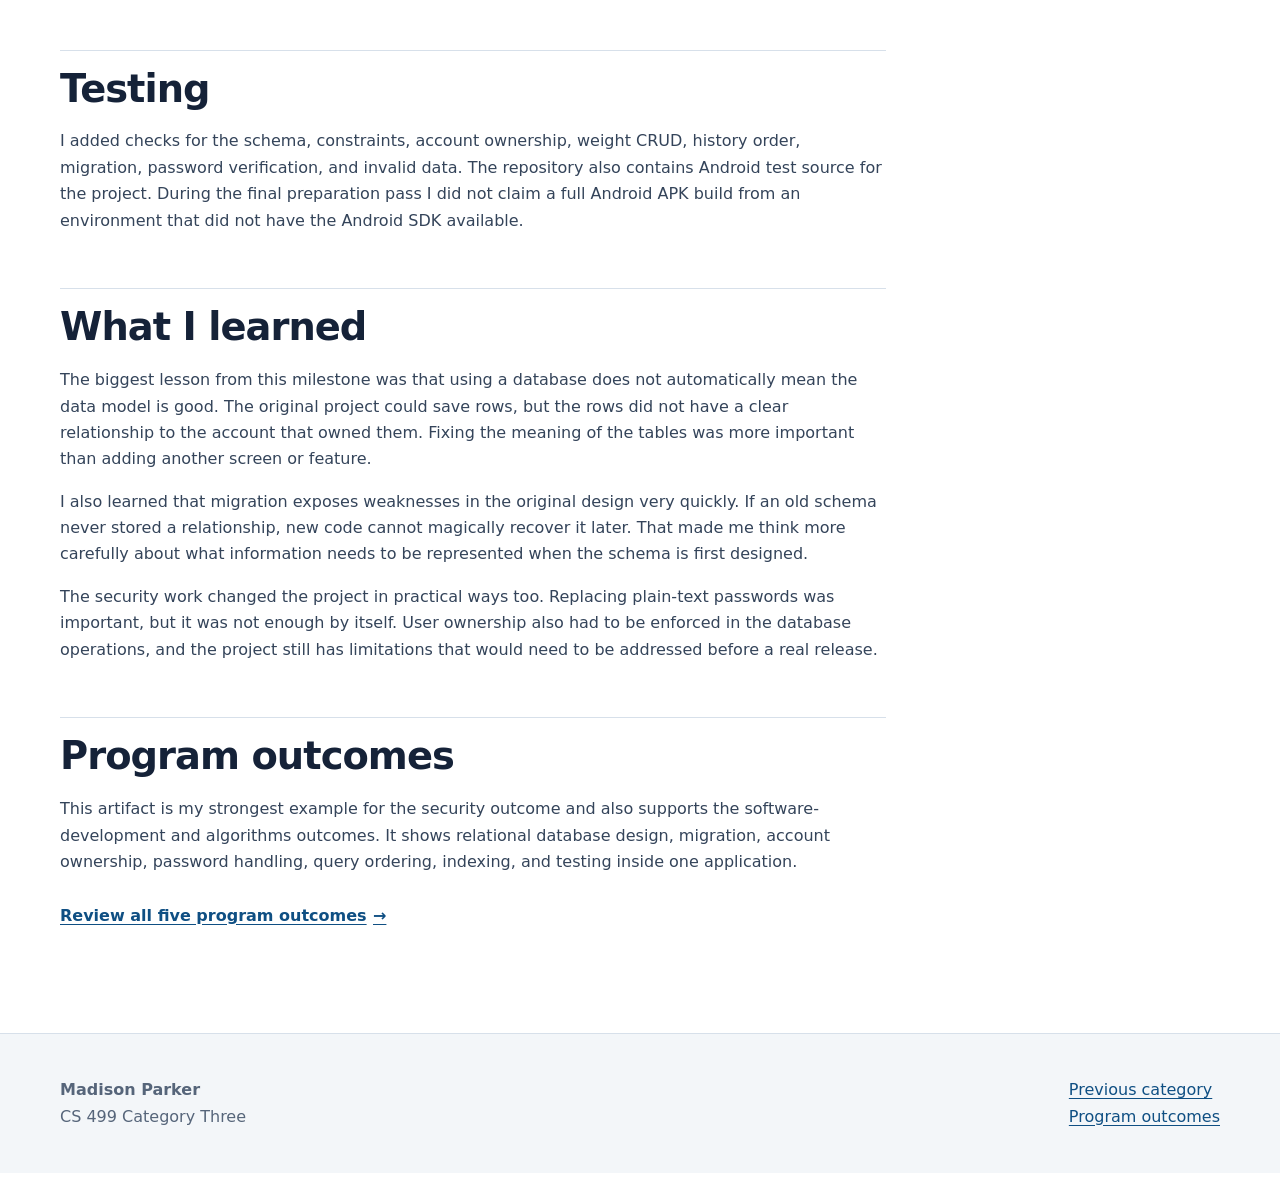
<file: databases.html>
<!doctype html>
<html lang="en">
<head>
  <meta charset="utf-8">
  <meta name="viewport" content="width=device-width, initial-scale=1">
  <meta name="description" content="Madison Parker's CS 499 database enhancement of the CS 360 Android Weight Tracker.">
  <title>Databases | Madison Parker CS 499 ePortfolio</title>
  <link rel="stylesheet" href="assets/styles.css">
</head>
<body>
  <a class="skip-link" href="#main">Skip to main content</a>
  <header class="site-header"><div class="shell header-inner"><a class="brand" href="index.html"><span class="brand-mark" aria-hidden="true">MP</span><span><strong>Madison Parker</strong><small>CS 499 ePortfolio</small></span></a><nav aria-label="Primary navigation"><a href="self-assessment.html">Self-Assessment</a><a href="code-review.html">Code Review</a><a aria-current="page" href="index.html#artifacts">Artifacts</a><a href="outcomes.html">Outcomes</a><a href="https://github.com/Cuthluwu/CS499-ePortfolio">Repository</a></nav></div></header>
  <main id="main">
    <section class="page-hero"><div class="shell"><p class="breadcrumbs"><a href="index.html">Home</a> / Category Three</p><p class="eyebrow">Databases</p><h1>CS 360 Android Weight Tracker</h1><p>I used this project to improve the database structure, connect records to users, and fix several security and migration problems from the original version.</p></div></section>
    <section class="section"><div class="shell content-layout"><article class="content-main">
      <div class="artifact-links">
        <a class="artifact-link" href="Week-5_Databases/Madison_Parker_CS499_Milestone4_Database_Narrative.docx"><strong>Download the narrative</strong><span>Database milestone reflection</span></a>
        <a class="artifact-link" href="Week-5_Databases/Madison_Parker_CS499_Milestone4_Database_Artifact.zip"><strong>Download the artifact</strong><span>Original and enhanced Android project</span></a>
        <a class="artifact-link" href="Week-5_Databases/Artifact_Contents/01_ORIGINAL_ARTIFACT_UNMODIFIED/Project2/app/src/main/java/com/example/project/DBHelper.java"><strong>Original DBHelper</strong><span>CS 360 database code</span></a>
        <a class="artifact-link" href="Week-5_Databases/Artifact_Contents/02_ENHANCED_DATABASE_ARTIFACT/Project2/app/src/main/java/com/example/project/data/DatabaseContract.java"><strong>Enhanced DatabaseContract</strong><span>CS 499 database schema</span></a>
      </div>

      <h2 id="artifact">Why I chose the Weight Tracker</h2>
      <p>The Weight Tracker came from CS 360. The original application used Java activities, XML layouts, and SQLite for registration, login, and weight records. I chose it because the database is central to the application. If the data is stored incorrectly, attached to the wrong account, or lost during an update, the rest of the app does not matter much.</p>

      <h2 id="problems">Problems in the original database</h2>
      <ul>
        <li>Passwords were stored as plain text.</li>
        <li>Weight rows were not tied to a specific user account.</li>
        <li>A name was used as the primary key for a weight record.</li>
        <li>Weight and date were stored as unrestricted text.</li>
        <li>The history query could return records from every user.</li>
        <li>The database upgrade method dropped the existing tables.</li>
      </ul>
      <p>These were more than formatting issues. They affected privacy, data integrity, and whether the application could realistically store a history of measurements.</p>

      <h2 id="schema">Schema changes</h2>
      <p>The enhanced version separates users from weight entries. Users have a numeric <code>user_id</code>, weight records have a numeric <code>entry_id</code>, and every weight record contains the ID of its owner. A foreign key connects the two tables.</p>
      <p>Weight is stored as a numeric value instead of free-form text, and dates use a consistent <code>YYYY-MM-DD</code> format. I also added database constraints so obviously invalid values can be rejected even if a future screen forgets to validate them first.</p>
      <div class="code-panel"><pre><code>CREATE TABLE weight_entries (
    entry_id INTEGER PRIMARY KEY AUTOINCREMENT,
    user_id INTEGER NOT NULL,
    weight REAL NOT NULL CHECK(weight &gt; 0 AND weight &lt;= 1500),
    entry_date TEXT NOT NULL,
    note TEXT NOT NULL DEFAULT '',
    FOREIGN KEY(user_id) REFERENCES users(user_id)
        ON DELETE CASCADE
);</code></pre></div>

      <h2 id="security">Password and account changes</h2>
      <p>The original project stored passwords directly in SQLite. The enhanced version uses PBKDF2 with a random salt and stores the resulting hash information instead of the original password. I also changed the login flow so successful authentication is what establishes the current user session.</p>
      <p>Weight updates and deletes include both the entry ID and the current user ID in the database condition. That means knowing another row's numeric ID is not enough to change it.</p>
      <div class="code-panel"><pre><code>UPDATE weight_entries
SET weight = ?, entry_date = ?, note = ?, updated_at = ?
WHERE entry_id = ? AND user_id = ?;</code></pre></div>
      <p>This is still a classroom application, not a complete production identity system. A real release would need more work around account recovery, rate limiting, encrypted device storage, and application lifecycle behavior.</p>

      <h2 id="migration">Migration</h2>
      <p>The original <code>onUpgrade()</code> deleted the tables. I changed the database version and added a migration that renames the old tables, creates the new schema, and then moves usable data into the new format.</p>
      <p>The difficult part was that the old weight table did not actually store a user ID. That means there is no perfect way to reconstruct ownership for every old record. When a record can be matched safely, the migration uses that account. Readable records that cannot be matched are kept under a separate import account instead of being assigned to a random person. Values that cannot be converted are recorded in a migration-issues table.</p>
      <p>This was one of the more important decisions in the project because it would have been easy to make the migration look complete by guessing. I would rather preserve uncertainty than silently attach private data to the wrong user.</p>

      <h2 id="queries">History and reporting</h2>
      <p>The history query now filters by the current <code>user_id</code> and sorts by date, with the entry ID used as a tie-breaker when two records share a date. I also added a compound index that starts with the user ID because every history request belongs to one account.</p>
      <p>The project includes a progress summary based on the first and latest measurements. I kept the query work focused on what the application actually uses instead of adding indexes for fields that are never searched globally.</p>

      <h2 id="testing">Testing</h2>
      <p>I added checks for the schema, constraints, account ownership, weight CRUD, history order, migration, password verification, and invalid data. The repository also contains Android test source for the project. During the final preparation pass I did not claim a full Android APK build from an environment that did not have the Android SDK available.</p>

      <h2 id="reflection">What I learned</h2>
      <p>The biggest lesson from this milestone was that using a database does not automatically mean the data model is good. The original project could save rows, but the rows did not have a clear relationship to the account that owned them. Fixing the meaning of the tables was more important than adding another screen or feature.</p>
      <p>I also learned that migration exposes weaknesses in the original design very quickly. If an old schema never stored a relationship, new code cannot magically recover it later. That made me think more carefully about what information needs to be represented when the schema is first designed.</p>
      <p>The security work changed the project in practical ways too. Replacing plain-text passwords was important, but it was not enough by itself. User ownership also had to be enforced in the database operations, and the project still has limitations that would need to be addressed before a real release.</p>

      <h2 id="outcomes">Program outcomes</h2>
      <p>This artifact is my strongest example for the security outcome and also supports the software-development and algorithms outcomes. It shows relational database design, migration, account ownership, password handling, query ordering, indexing, and testing inside one application.</p>
      <a class="text-link" href="outcomes.html">Review all five program outcomes <span aria-hidden="true">→</span></a>
    </article><aside class="side-nav"><strong>On this page</strong><a href="#artifact">Why I chose it</a><a href="#problems">Original problems</a><a href="#schema">Schema</a><a href="#security">Security</a><a href="#migration">Migration</a><a href="#queries">Queries</a><a href="#testing">Testing</a><a href="#reflection">What I learned</a><a href="#outcomes">Outcomes</a></aside></div></section>
  </main>
  <footer><div class="shell footer-inner"><p><strong>Madison Parker</strong><br>CS 499 Category Three</p><p><a href="algorithms.html">Previous category</a><br><a href="outcomes.html">Program outcomes</a></p></div></footer>
</body>
</html>
</file>
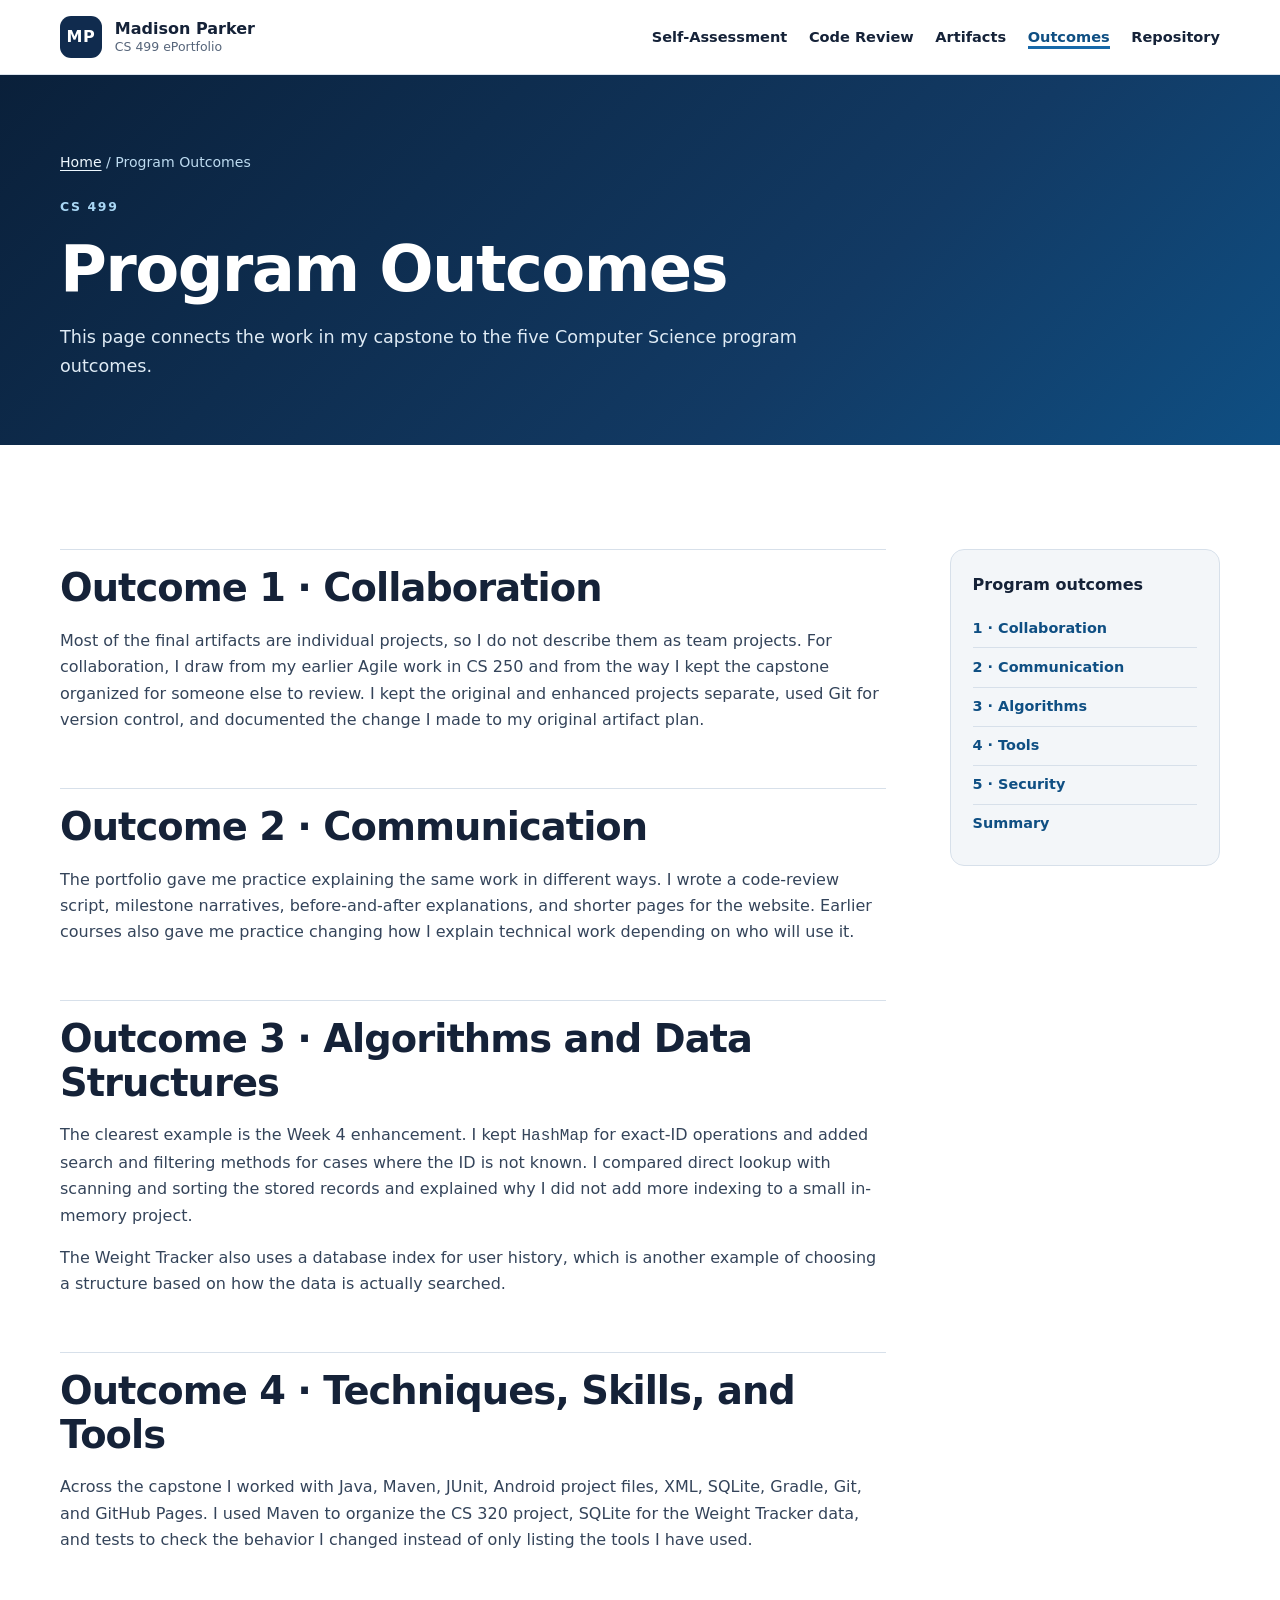
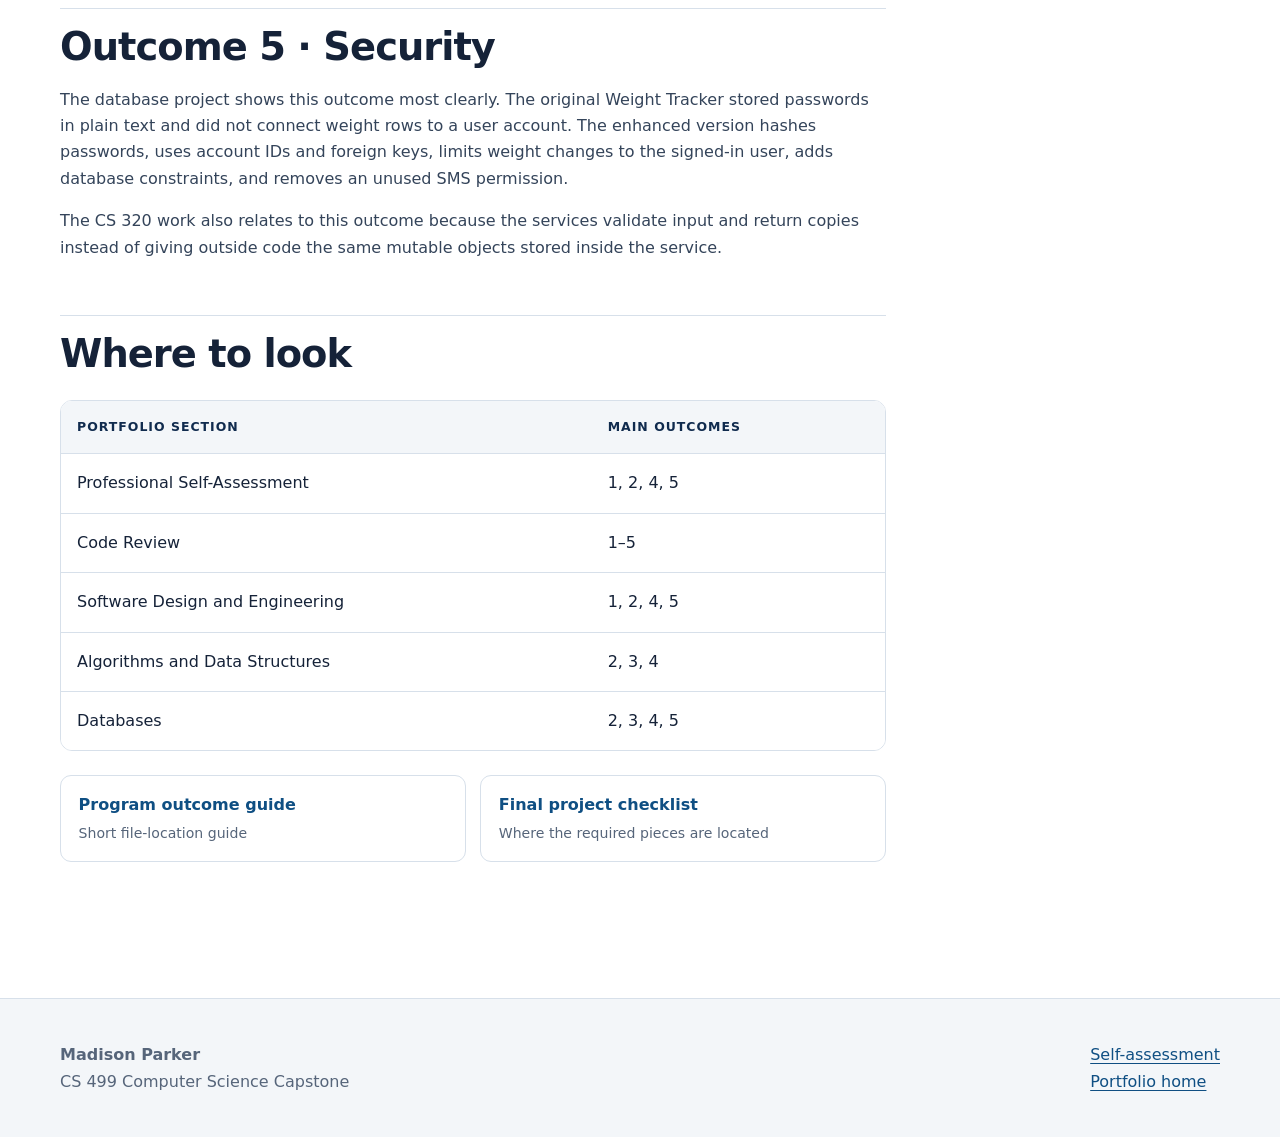
<file: outcomes.html>
<!doctype html>
<html lang="en">
<head>
  <meta charset="utf-8">
  <meta name="viewport" content="width=device-width, initial-scale=1">
  <meta name="description" content="Program outcome summary for Madison Parker's CS 499 ePortfolio.">
  <title>Program Outcomes | Madison Parker CS 499 ePortfolio</title>
  <link rel="stylesheet" href="assets/styles.css">
</head>
<body>
  <a class="skip-link" href="#main">Skip to main content</a>
  <header class="site-header"><div class="shell header-inner"><a class="brand" href="index.html"><span class="brand-mark" aria-hidden="true">MP</span><span><strong>Madison Parker</strong><small>CS 499 ePortfolio</small></span></a><nav aria-label="Primary navigation"><a href="self-assessment.html">Self-Assessment</a><a href="code-review.html">Code Review</a><a href="index.html#artifacts">Artifacts</a><a aria-current="page" href="outcomes.html">Outcomes</a><a href="https://github.com/Cuthluwu/CS499-ePortfolio">Repository</a></nav></div></header>
  <main id="main">
    <section class="page-hero"><div class="shell"><p class="breadcrumbs"><a href="index.html">Home</a> / Program Outcomes</p><p class="eyebrow">CS 499</p><h1>Program Outcomes</h1><p>This page connects the work in my capstone to the five Computer Science program outcomes.</p></div></section>
    <section class="section"><div class="shell content-layout"><article class="content-main">
      <h2 id="outcome-1">Outcome 1 · Collaboration</h2>
      <p>Most of the final artifacts are individual projects, so I do not describe them as team projects. For collaboration, I draw from my earlier Agile work in CS 250 and from the way I kept the capstone organized for someone else to review. I kept the original and enhanced projects separate, used Git for version control, and documented the change I made to my original artifact plan.</p>

      <h2 id="outcome-2">Outcome 2 · Communication</h2>
      <p>The portfolio gave me practice explaining the same work in different ways. I wrote a code-review script, milestone narratives, before-and-after explanations, and shorter pages for the website. Earlier courses also gave me practice changing how I explain technical work depending on who will use it.</p>

      <h2 id="outcome-3">Outcome 3 · Algorithms and Data Structures</h2>
      <p>The clearest example is the Week 4 enhancement. I kept <code>HashMap</code> for exact-ID operations and added search and filtering methods for cases where the ID is not known. I compared direct lookup with scanning and sorting the stored records and explained why I did not add more indexing to a small in-memory project.</p>
      <p>The Weight Tracker also uses a database index for user history, which is another example of choosing a structure based on how the data is actually searched.</p>

      <h2 id="outcome-4">Outcome 4 · Techniques, Skills, and Tools</h2>
      <p>Across the capstone I worked with Java, Maven, JUnit, Android project files, XML, SQLite, Gradle, Git, and GitHub Pages. I used Maven to organize the CS 320 project, SQLite for the Weight Tracker data, and tests to check the behavior I changed instead of only listing the tools I have used.</p>

      <h2 id="outcome-5">Outcome 5 · Security</h2>
      <p>The database project shows this outcome most clearly. The original Weight Tracker stored passwords in plain text and did not connect weight rows to a user account. The enhanced version hashes passwords, uses account IDs and foreign keys, limits weight changes to the signed-in user, adds database constraints, and removes an unused SMS permission.</p>
      <p>The CS 320 work also relates to this outcome because the services validate input and return copies instead of giving outside code the same mutable objects stored inside the service.</p>

      <h2 id="summary">Where to look</h2>
      <div class="chapter-table"><table><thead><tr><th>Portfolio section</th><th>Main outcomes</th></tr></thead><tbody>
        <tr><td>Professional Self-Assessment</td><td>1, 2, 4, 5</td></tr>
        <tr><td>Code Review</td><td>1–5</td></tr>
        <tr><td>Software Design and Engineering</td><td>1, 2, 4, 5</td></tr>
        <tr><td>Algorithms and Data Structures</td><td>2, 3, 4</td></tr>
        <tr><td>Databases</td><td>2, 3, 4, 5</td></tr>
      </tbody></table></div>

      <div class="artifact-links">
        <a class="artifact-link" href="OUTCOME_CROSSWALK.md"><strong>Program outcome guide</strong><span>Short file-location guide</span></a>
        <a class="artifact-link" href="FINAL_PROJECT_RUBRIC_TRACEABILITY.md"><strong>Final project checklist</strong><span>Where the required pieces are located</span></a>
      </div>
    </article><aside class="side-nav"><strong>Program outcomes</strong><a href="#outcome-1">1 · Collaboration</a><a href="#outcome-2">2 · Communication</a><a href="#outcome-3">3 · Algorithms</a><a href="#outcome-4">4 · Tools</a><a href="#outcome-5">5 · Security</a><a href="#summary">Summary</a></aside></div></section>
  </main>
  <footer><div class="shell footer-inner"><p><strong>Madison Parker</strong><br>CS 499 Computer Science Capstone</p><p><a href="self-assessment.html">Self-assessment</a><br><a href="index.html">Portfolio home</a></p></div></footer>
</body>
</html>
</file>
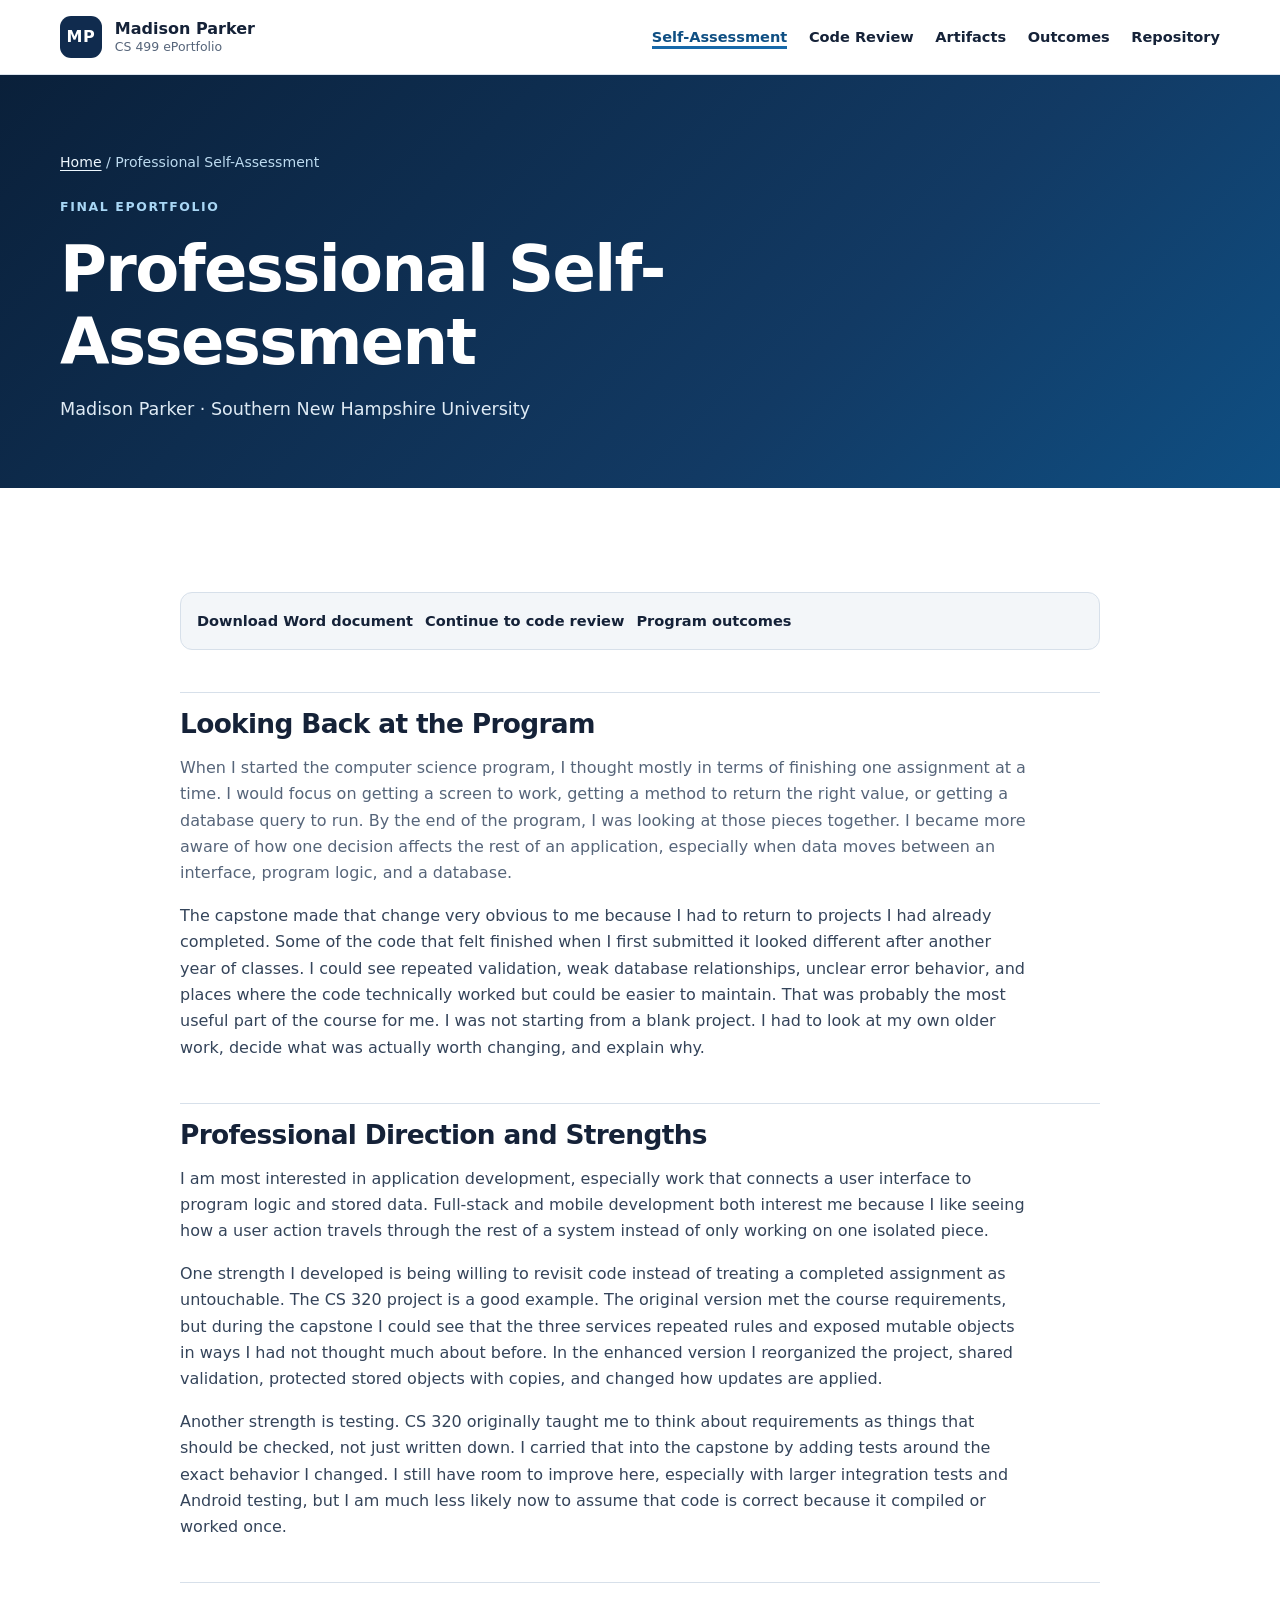
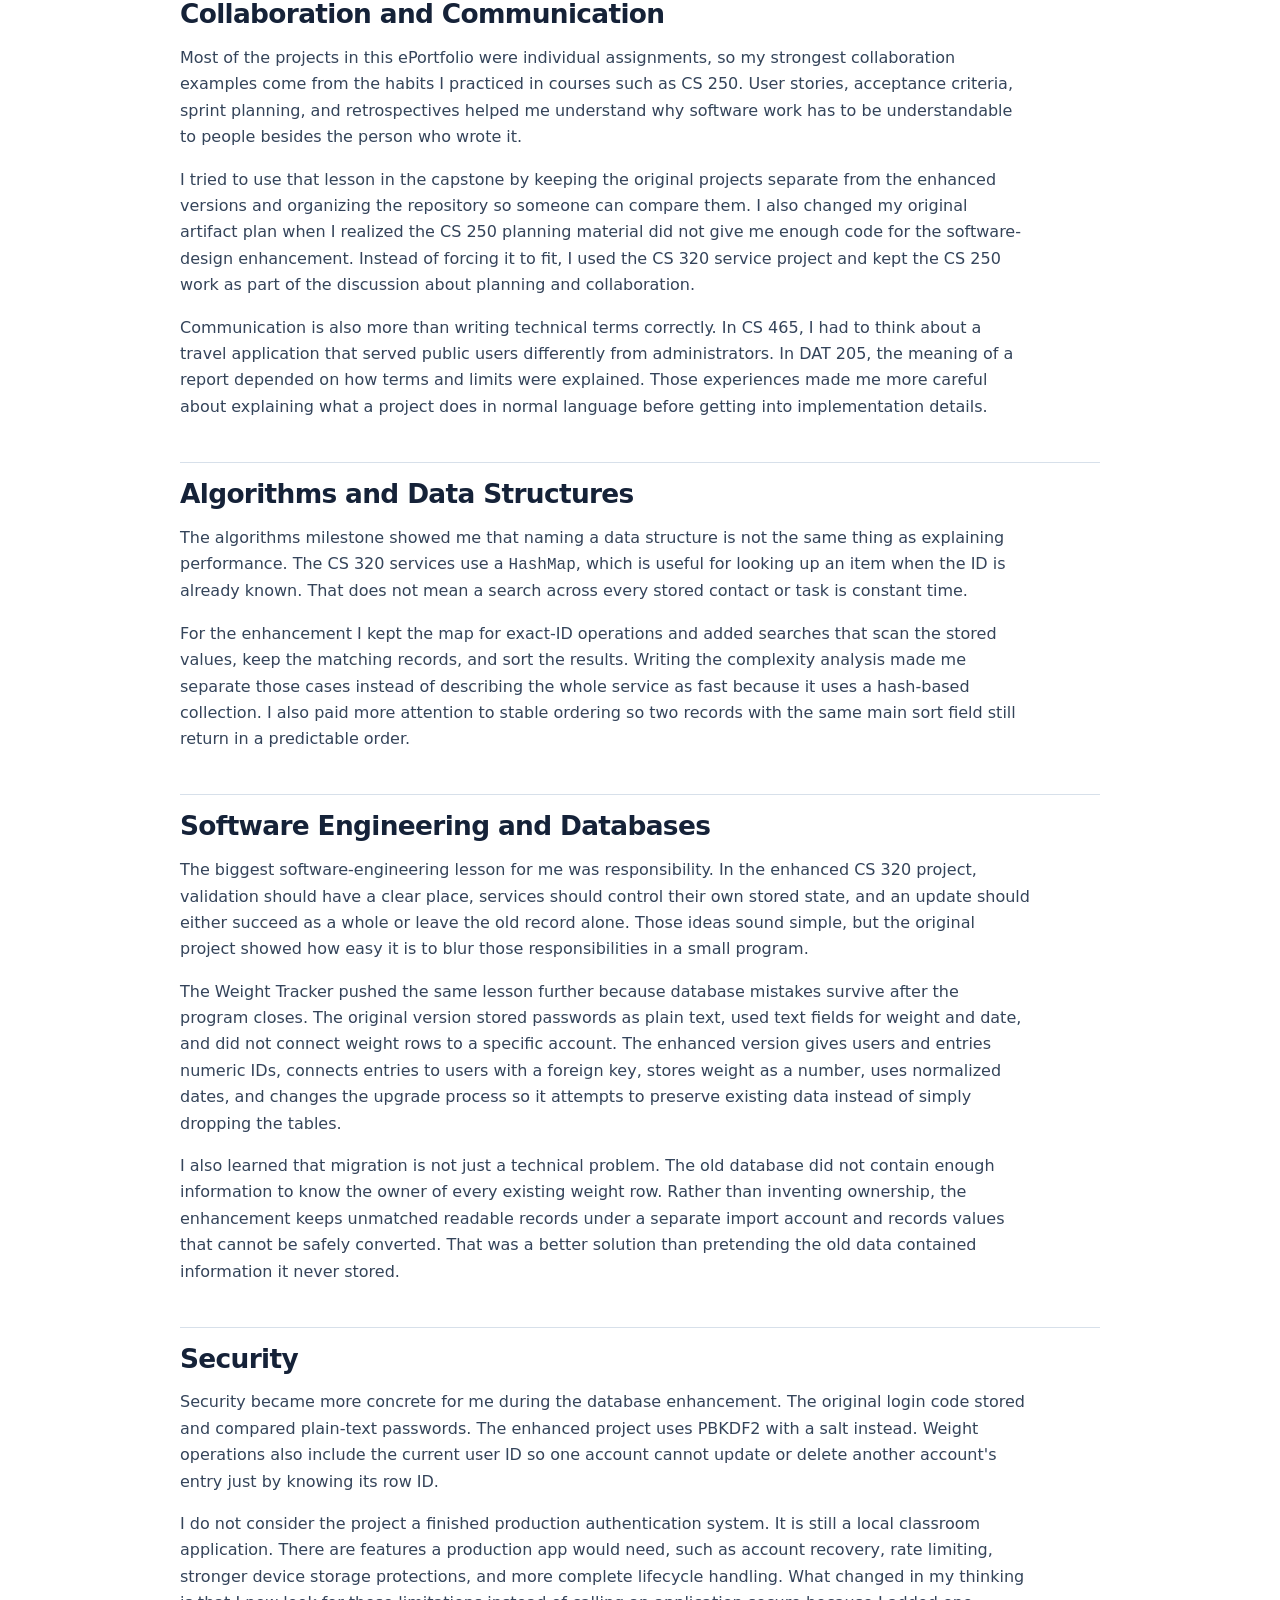
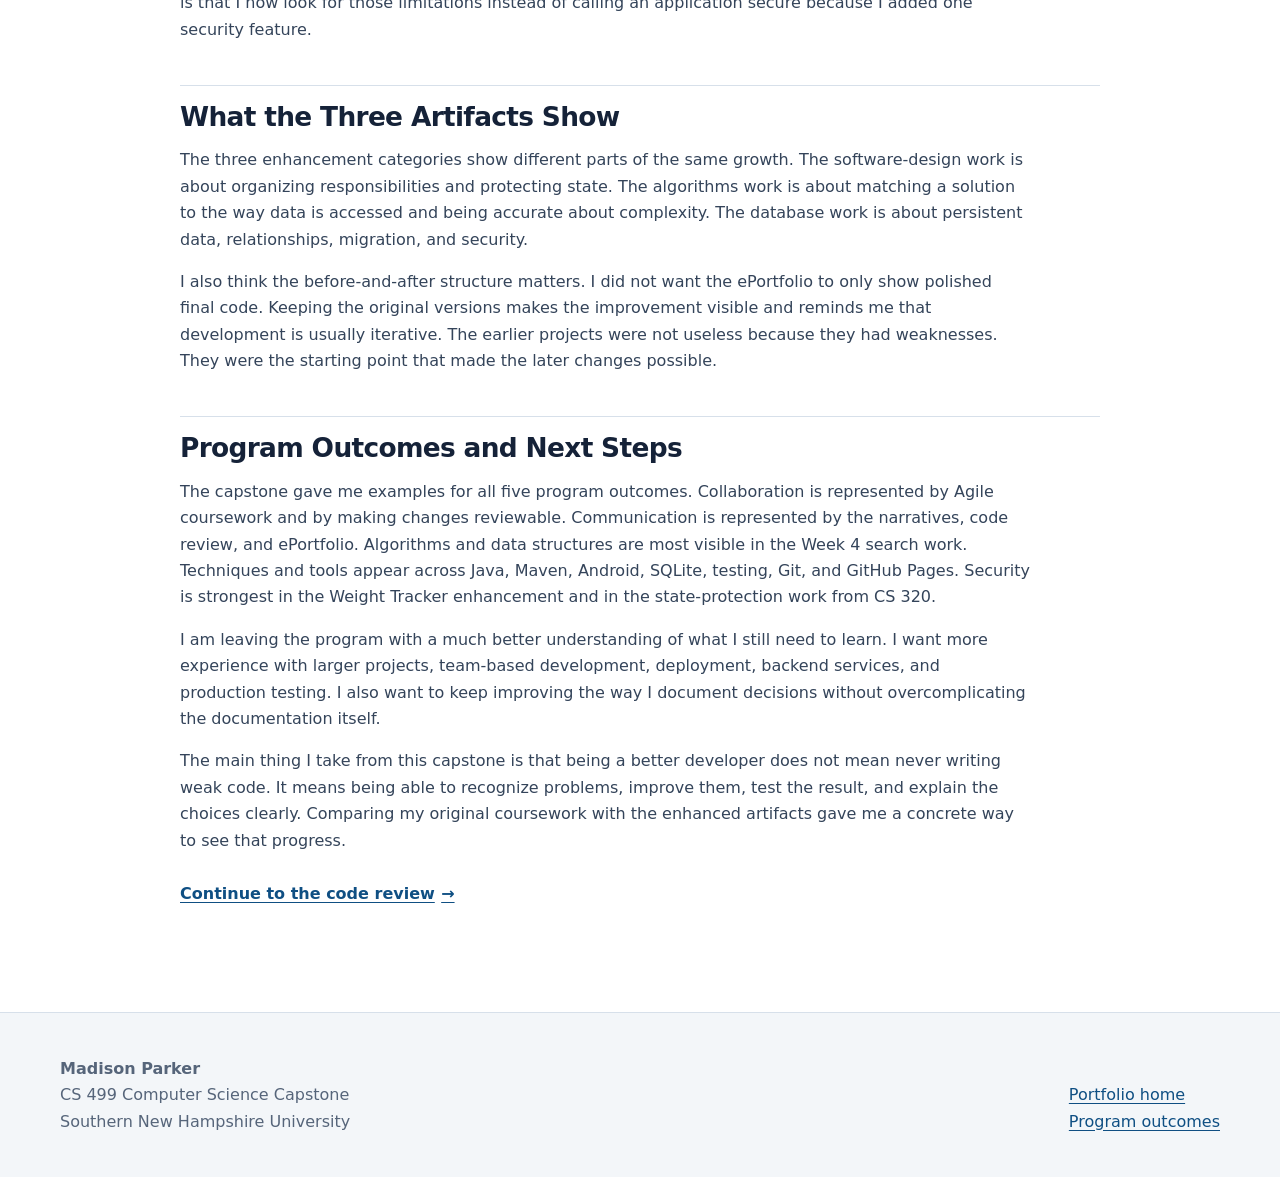
<file: self-assessment.html>
<!doctype html>
<html lang="en">
<head>
  <meta charset="utf-8">
  <meta name="viewport" content="width=device-width, initial-scale=1">
  <meta name="description" content="Madison Parker's CS 499 professional self-assessment.">
  <title>Professional Self-Assessment | Madison Parker CS 499 ePortfolio</title>
  <link rel="stylesheet" href="assets/styles.css">
</head>
<body>
  <a class="skip-link" href="#main">Skip to main content</a>
  <header class="site-header"><div class="shell header-inner"><a class="brand" href="index.html"><span class="brand-mark" aria-hidden="true">MP</span><span><strong>Madison Parker</strong><small>CS 499 ePortfolio</small></span></a><nav aria-label="Primary navigation"><a aria-current="page" href="self-assessment.html">Self-Assessment</a><a href="code-review.html">Code Review</a><a href="index.html#artifacts">Artifacts</a><a href="outcomes.html">Outcomes</a><a href="https://github.com/Cuthluwu/CS499-ePortfolio">Repository</a></nav></div></header>
  <main id="main">
    <section class="page-hero"><div class="shell"><p class="breadcrumbs"><a href="index.html">Home</a> / Professional Self-Assessment</p><p class="eyebrow">Final ePortfolio</p><h1>Professional Self-Assessment</h1><p>Madison Parker · Southern New Hampshire University</p></div></section>
    <section class="section"><article class="shell longform">
      <nav class="longform-nav" aria-label="Self-assessment resources"><a href="Week-7_Final-ePortfolio-and-Self-Assessment/Madison_Parker_CS499_Professional_Self_Assessment.docx">Download Word document</a><a href="code-review.html">Continue to code review</a><a href="outcomes.html">Program outcomes</a></nav>

      <h2>Looking Back at the Program</h2>
      <p>When I started the computer science program, I thought mostly in terms of finishing one assignment at a time. I would focus on getting a screen to work, getting a method to return the right value, or getting a database query to run. By the end of the program, I was looking at those pieces together. I became more aware of how one decision affects the rest of an application, especially when data moves between an interface, program logic, and a database.</p>
      <p>The capstone made that change very obvious to me because I had to return to projects I had already completed. Some of the code that felt finished when I first submitted it looked different after another year of classes. I could see repeated validation, weak database relationships, unclear error behavior, and places where the code technically worked but could be easier to maintain. That was probably the most useful part of the course for me. I was not starting from a blank project. I had to look at my own older work, decide what was actually worth changing, and explain why.</p>

      <h2>Professional Direction and Strengths</h2>
      <p>I am most interested in application development, especially work that connects a user interface to program logic and stored data. Full-stack and mobile development both interest me because I like seeing how a user action travels through the rest of a system instead of only working on one isolated piece.</p>
      <p>One strength I developed is being willing to revisit code instead of treating a completed assignment as untouchable. The CS 320 project is a good example. The original version met the course requirements, but during the capstone I could see that the three services repeated rules and exposed mutable objects in ways I had not thought much about before. In the enhanced version I reorganized the project, shared validation, protected stored objects with copies, and changed how updates are applied.</p>
      <p>Another strength is testing. CS 320 originally taught me to think about requirements as things that should be checked, not just written down. I carried that into the capstone by adding tests around the exact behavior I changed. I still have room to improve here, especially with larger integration tests and Android testing, but I am much less likely now to assume that code is correct because it compiled or worked once.</p>

      <h2>Collaboration and Communication</h2>
      <p>Most of the projects in this ePortfolio were individual assignments, so my strongest collaboration examples come from the habits I practiced in courses such as CS 250. User stories, acceptance criteria, sprint planning, and retrospectives helped me understand why software work has to be understandable to people besides the person who wrote it.</p>
      <p>I tried to use that lesson in the capstone by keeping the original projects separate from the enhanced versions and organizing the repository so someone can compare them. I also changed my original artifact plan when I realized the CS 250 planning material did not give me enough code for the software-design enhancement. Instead of forcing it to fit, I used the CS 320 service project and kept the CS 250 work as part of the discussion about planning and collaboration.</p>
      <p>Communication is also more than writing technical terms correctly. In CS 465, I had to think about a travel application that served public users differently from administrators. In DAT 205, the meaning of a report depended on how terms and limits were explained. Those experiences made me more careful about explaining what a project does in normal language before getting into implementation details.</p>

      <h2>Algorithms and Data Structures</h2>
      <p>The algorithms milestone showed me that naming a data structure is not the same thing as explaining performance. The CS 320 services use a <code>HashMap</code>, which is useful for looking up an item when the ID is already known. That does not mean a search across every stored contact or task is constant time.</p>
      <p>For the enhancement I kept the map for exact-ID operations and added searches that scan the stored values, keep the matching records, and sort the results. Writing the complexity analysis made me separate those cases instead of describing the whole service as fast because it uses a hash-based collection. I also paid more attention to stable ordering so two records with the same main sort field still return in a predictable order.</p>

      <h2>Software Engineering and Databases</h2>
      <p>The biggest software-engineering lesson for me was responsibility. In the enhanced CS 320 project, validation should have a clear place, services should control their own stored state, and an update should either succeed as a whole or leave the old record alone. Those ideas sound simple, but the original project showed how easy it is to blur those responsibilities in a small program.</p>
      <p>The Weight Tracker pushed the same lesson further because database mistakes survive after the program closes. The original version stored passwords as plain text, used text fields for weight and date, and did not connect weight rows to a specific account. The enhanced version gives users and entries numeric IDs, connects entries to users with a foreign key, stores weight as a number, uses normalized dates, and changes the upgrade process so it attempts to preserve existing data instead of simply dropping the tables.</p>
      <p>I also learned that migration is not just a technical problem. The old database did not contain enough information to know the owner of every existing weight row. Rather than inventing ownership, the enhancement keeps unmatched readable records under a separate import account and records values that cannot be safely converted. That was a better solution than pretending the old data contained information it never stored.</p>

      <h2>Security</h2>
      <p>Security became more concrete for me during the database enhancement. The original login code stored and compared plain-text passwords. The enhanced project uses PBKDF2 with a salt instead. Weight operations also include the current user ID so one account cannot update or delete another account's entry just by knowing its row ID.</p>
      <p>I do not consider the project a finished production authentication system. It is still a local classroom application. There are features a production app would need, such as account recovery, rate limiting, stronger device storage protections, and more complete lifecycle handling. What changed in my thinking is that I now look for those limitations instead of calling an application secure because I added one security feature.</p>

      <h2>What the Three Artifacts Show</h2>
      <p>The three enhancement categories show different parts of the same growth. The software-design work is about organizing responsibilities and protecting state. The algorithms work is about matching a solution to the way data is accessed and being accurate about complexity. The database work is about persistent data, relationships, migration, and security.</p>
      <p>I also think the before-and-after structure matters. I did not want the ePortfolio to only show polished final code. Keeping the original versions makes the improvement visible and reminds me that development is usually iterative. The earlier projects were not useless because they had weaknesses. They were the starting point that made the later changes possible.</p>

      <h2>Program Outcomes and Next Steps</h2>
      <p>The capstone gave me examples for all five program outcomes. Collaboration is represented by Agile coursework and by making changes reviewable. Communication is represented by the narratives, code review, and ePortfolio. Algorithms and data structures are most visible in the Week 4 search work. Techniques and tools appear across Java, Maven, Android, SQLite, testing, Git, and GitHub Pages. Security is strongest in the Weight Tracker enhancement and in the state-protection work from CS 320.</p>
      <p>I am leaving the program with a much better understanding of what I still need to learn. I want more experience with larger projects, team-based development, deployment, backend services, and production testing. I also want to keep improving the way I document decisions without overcomplicating the documentation itself.</p>
      <p>The main thing I take from this capstone is that being a better developer does not mean never writing weak code. It means being able to recognize problems, improve them, test the result, and explain the choices clearly. Comparing my original coursework with the enhanced artifacts gave me a concrete way to see that progress.</p>

      <a class="text-link" href="code-review.html">Continue to the code review <span aria-hidden="true">→</span></a>
    </article></section>
  </main>
  <footer><div class="shell footer-inner"><p><strong>Madison Parker</strong><br>CS 499 Computer Science Capstone<br>Southern New Hampshire University</p><p><a href="index.html">Portfolio home</a><br><a href="outcomes.html">Program outcomes</a></p></div></footer>
</body>
</html>
</file>
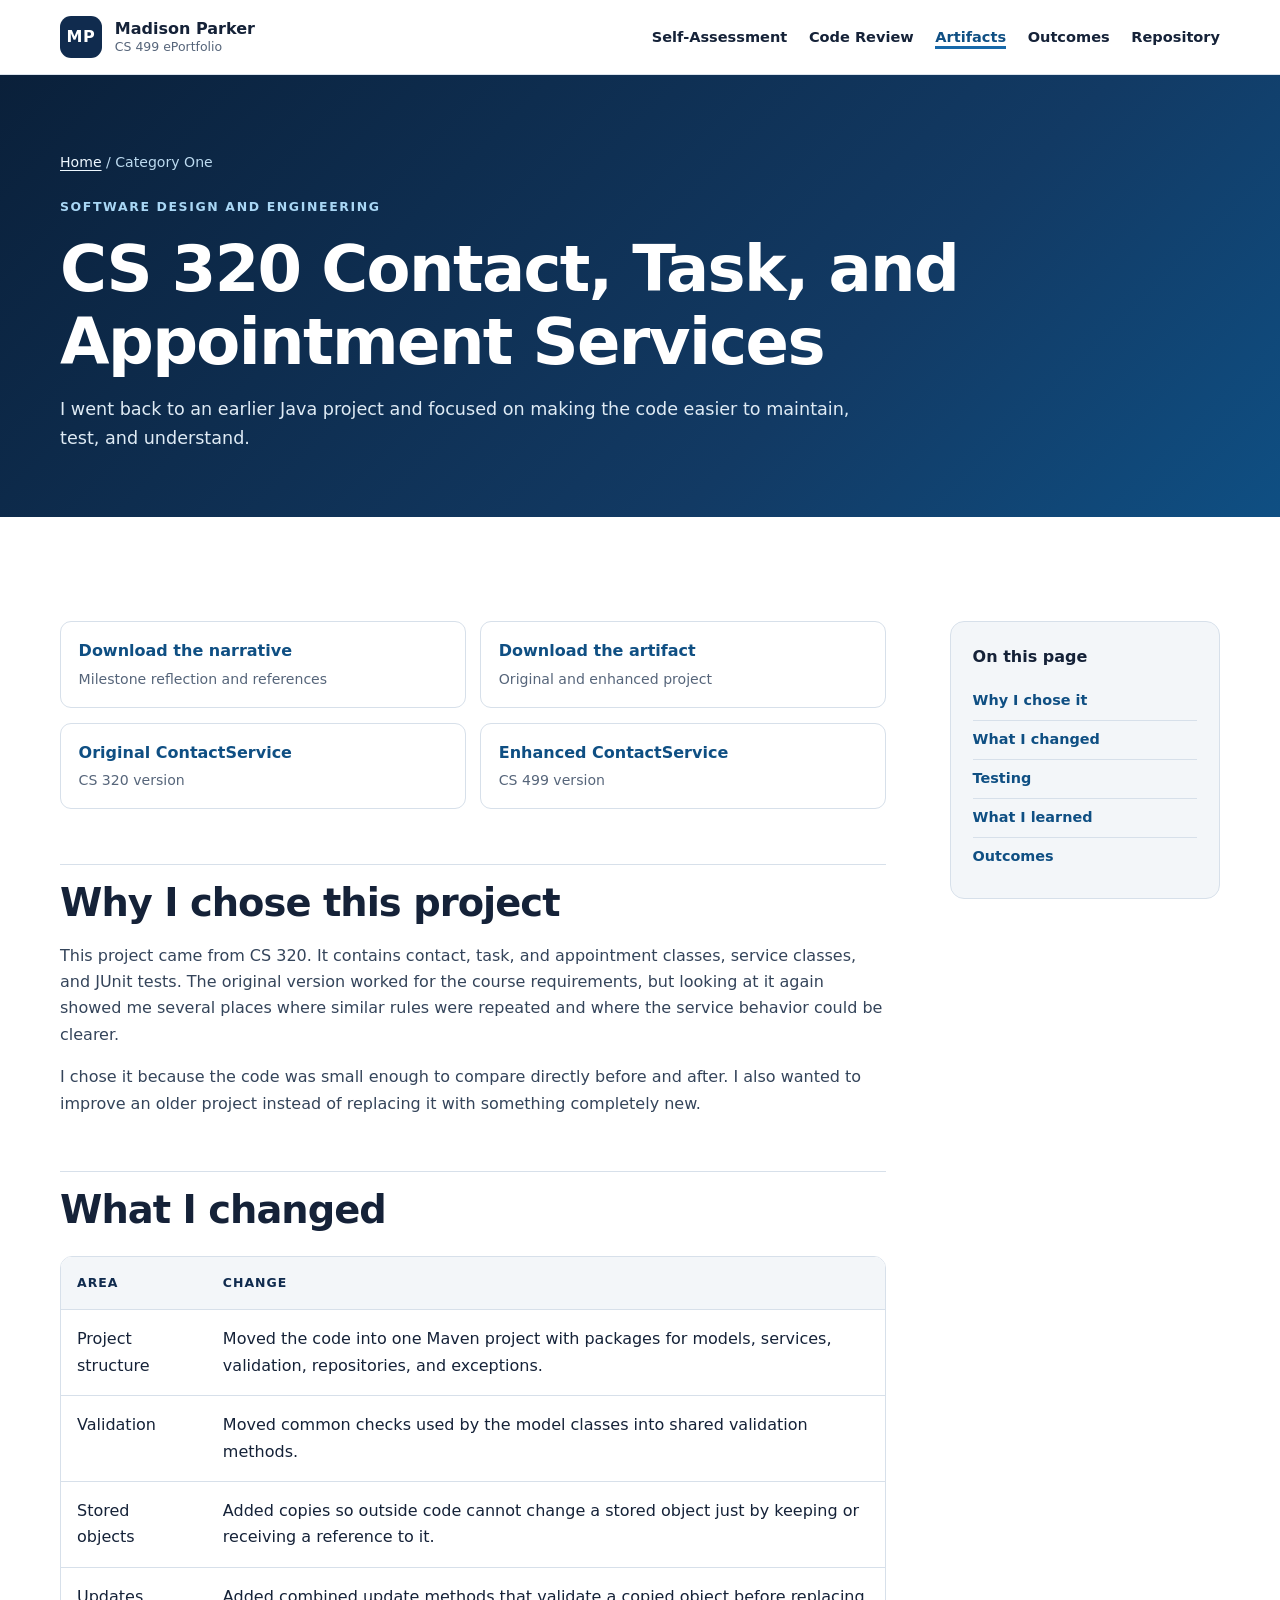
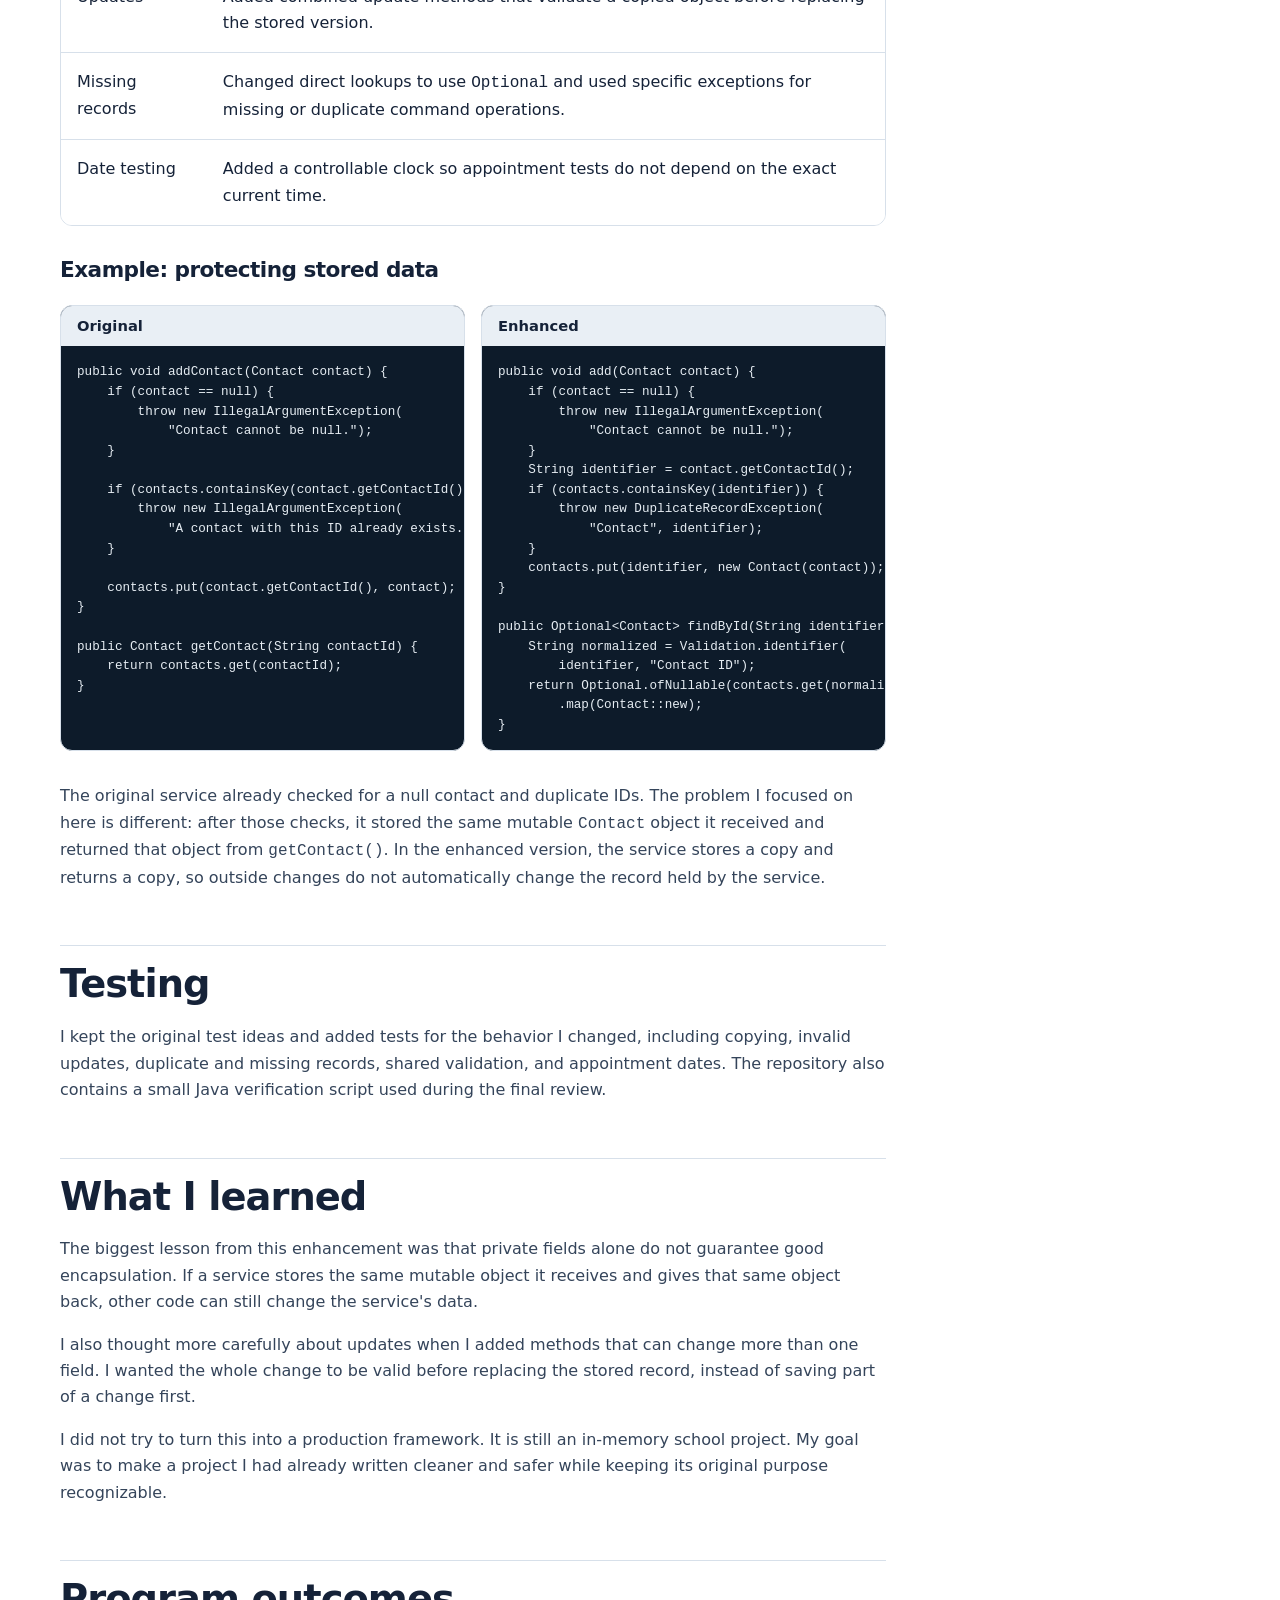
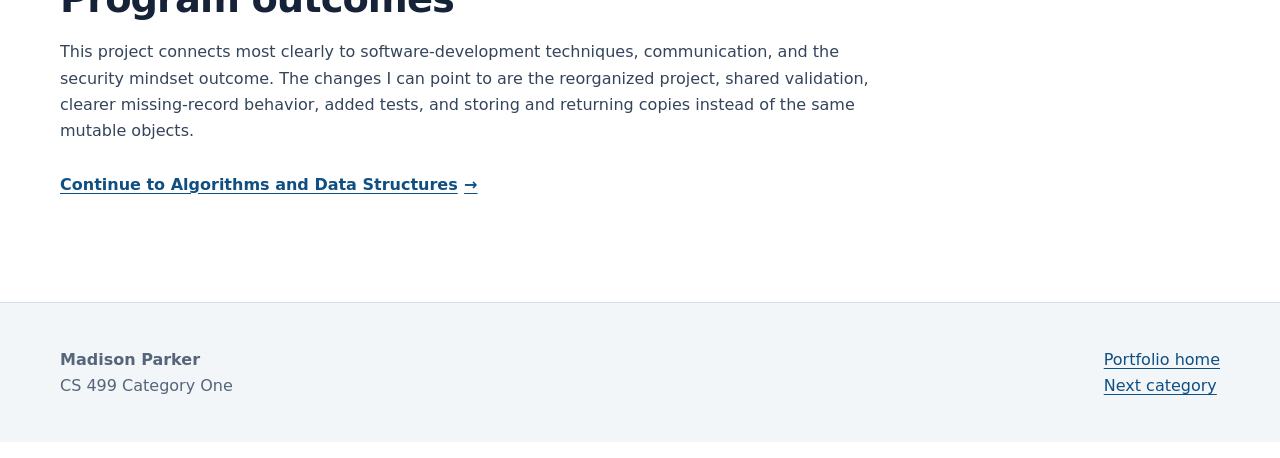
<file: software-design.html>
<!doctype html>
<html lang="en">
<head>
  <meta charset="utf-8">
  <meta name="viewport" content="width=device-width, initial-scale=1">
  <meta name="description" content="Madison Parker's CS 499 software design and engineering enhancement of the CS 320 service project.">
  <title>Software Design and Engineering | Madison Parker CS 499 ePortfolio</title>
  <link rel="stylesheet" href="assets/styles.css">
</head>
<body>
  <a class="skip-link" href="#main">Skip to main content</a>
  <header class="site-header"><div class="shell header-inner"><a class="brand" href="index.html"><span class="brand-mark" aria-hidden="true">MP</span><span><strong>Madison Parker</strong><small>CS 499 ePortfolio</small></span></a><nav aria-label="Primary navigation"><a href="self-assessment.html">Self-Assessment</a><a href="code-review.html">Code Review</a><a aria-current="page" href="index.html#artifacts">Artifacts</a><a href="outcomes.html">Outcomes</a><a href="https://github.com/Cuthluwu/CS499-ePortfolio">Repository</a></nav></div></header>
  <main id="main">
    <section class="page-hero"><div class="shell"><p class="breadcrumbs"><a href="index.html">Home</a> / Category One</p><p class="eyebrow">Software Design and Engineering</p><h1>CS 320 Contact, Task, and Appointment Services</h1><p>I went back to an earlier Java project and focused on making the code easier to maintain, test, and understand.</p></div></section>
    <section class="section"><div class="shell content-layout"><article class="content-main">
      <div class="artifact-links">
        <a class="artifact-link" href="Week-3_Software-Design-and-Engineering/Madison_Parker_CS499_Milestone2_Software_Design_Narrative.docx"><strong>Download the narrative</strong><span>Milestone reflection and references</span></a>
        <a class="artifact-link" href="Week-3_Software-Design-and-Engineering/Madison_Parker_CS499_Milestone2_Software_Design_Artifact.zip"><strong>Download the artifact</strong><span>Original and enhanced project</span></a>
        <a class="artifact-link" href="Week-3_Software-Design-and-Engineering/Artifact_Contents/01_ORIGINAL_ARTIFACT_UNMODIFIED/CS320_Project_One_Final/ContactService/ContactService.java"><strong>Original ContactService</strong><span>CS 320 version</span></a>
        <a class="artifact-link" href="Week-3_Software-Design-and-Engineering/Artifact_Contents/02_ENHANCED_SOFTWARE_DESIGN_ARTIFACT/cs320-service-suite/src/main/java/edu/snhu/cs499/service/ContactService.java"><strong>Enhanced ContactService</strong><span>CS 499 version</span></a>
      </div>

      <h2 id="artifact">Why I chose this project</h2>
      <p>This project came from CS 320. It contains contact, task, and appointment classes, service classes, and JUnit tests. The original version worked for the course requirements, but looking at it again showed me several places where similar rules were repeated and where the service behavior could be clearer.</p>
      <p>I chose it because the code was small enough to compare directly before and after. I also wanted to improve an older project instead of replacing it with something completely new.</p>

      <h2 id="changes">What I changed</h2>
      <div class="chapter-table"><table><thead><tr><th>Area</th><th>Change</th></tr></thead><tbody>
        <tr><td>Project structure</td><td>Moved the code into one Maven project with packages for models, services, validation, repositories, and exceptions.</td></tr>
        <tr><td>Validation</td><td>Moved common checks used by the model classes into shared validation methods.</td></tr>
        <tr><td>Stored objects</td><td>Added copies so outside code cannot change a stored object just by keeping or receiving a reference to it.</td></tr>
        <tr><td>Updates</td><td>Added combined update methods that validate a copied object before replacing the stored version.</td></tr>
        <tr><td>Missing records</td><td>Changed direct lookups to use <code>Optional</code> and used specific exceptions for missing or duplicate command operations.</td></tr>
        <tr><td>Date testing</td><td>Added a controllable clock so appointment tests do not depend on the exact current time.</td></tr>
      </tbody></table></div>

      <h3>Example: protecting stored data</h3>
      <div class="comparison">
        <section class="code-panel"><h3>Original</h3><pre><code>public void addContact(Contact contact) {
    if (contact == null) {
        throw new IllegalArgumentException(
            "Contact cannot be null.");
    }

    if (contacts.containsKey(contact.getContactId())) {
        throw new IllegalArgumentException(
            "A contact with this ID already exists.");
    }

    contacts.put(contact.getContactId(), contact);
}

public Contact getContact(String contactId) {
    return contacts.get(contactId);
}</code></pre></section>
        <section class="code-panel"><h3>Enhanced</h3><pre><code>public void add(Contact contact) {
    if (contact == null) {
        throw new IllegalArgumentException(
            "Contact cannot be null.");
    }
    String identifier = contact.getContactId();
    if (contacts.containsKey(identifier)) {
        throw new DuplicateRecordException(
            "Contact", identifier);
    }
    contacts.put(identifier, new Contact(contact));
}

public Optional&lt;Contact&gt; findById(String identifier) {
    String normalized = Validation.identifier(
        identifier, "Contact ID");
    return Optional.ofNullable(contacts.get(normalized))
        .map(Contact::new);
}</code></pre></section>
      </div>
      <p>The original service already checked for a null contact and duplicate IDs. The problem I focused on here is different: after those checks, it stored the same mutable <code>Contact</code> object it received and returned that object from <code>getContact()</code>. In the enhanced version, the service stores a copy and returns a copy, so outside changes do not automatically change the record held by the service.</p>

      <h2 id="testing">Testing</h2>
      <p>I kept the original test ideas and added tests for the behavior I changed, including copying, invalid updates, duplicate and missing records, shared validation, and appointment dates. The repository also contains a small Java verification script used during the final review.</p>

      <h2 id="reflection">What I learned</h2>
      <p>The biggest lesson from this enhancement was that private fields alone do not guarantee good encapsulation. If a service stores the same mutable object it receives and gives that same object back, other code can still change the service's data.</p>
      <p>I also thought more carefully about updates when I added methods that can change more than one field. I wanted the whole change to be valid before replacing the stored record, instead of saving part of a change first.</p>
      <p>I did not try to turn this into a production framework. It is still an in-memory school project. My goal was to make a project I had already written cleaner and safer while keeping its original purpose recognizable.</p>

      <h2 id="outcomes">Program outcomes</h2>
      <p>This project connects most clearly to software-development techniques, communication, and the security mindset outcome. The changes I can point to are the reorganized project, shared validation, clearer missing-record behavior, added tests, and storing and returning copies instead of the same mutable objects.</p>
      <a class="text-link" href="algorithms.html">Continue to Algorithms and Data Structures <span aria-hidden="true">→</span></a>
    </article><aside class="side-nav"><strong>On this page</strong><a href="#artifact">Why I chose it</a><a href="#changes">What I changed</a><a href="#testing">Testing</a><a href="#reflection">What I learned</a><a href="#outcomes">Outcomes</a></aside></div></section>
  </main>
  <footer><div class="shell footer-inner"><p><strong>Madison Parker</strong><br>CS 499 Category One</p><p><a href="index.html">Portfolio home</a><br><a href="algorithms.html">Next category</a></p></div></footer>
</body>
</html>
</file>
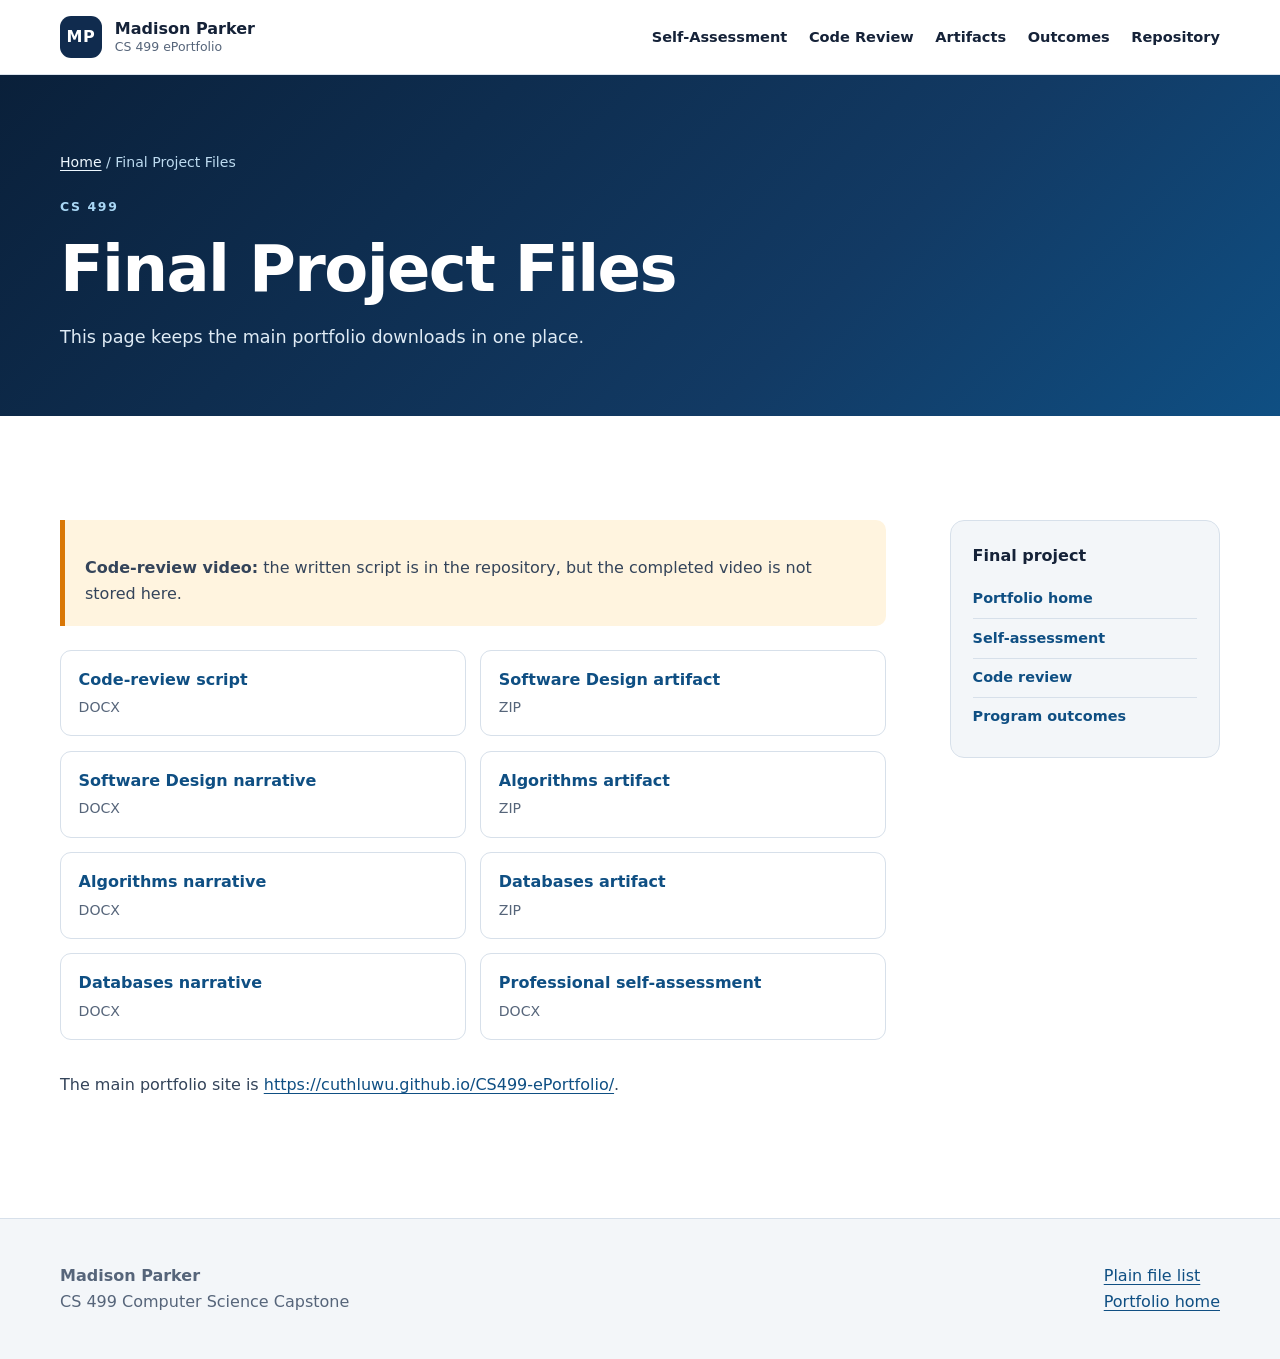
<file: submission.html>
<!doctype html>
<html lang="en">
<head>
  <meta charset="utf-8">
  <meta name="viewport" content="width=device-width, initial-scale=1">
  <meta name="description" content="Madison Parker's CS 499 final project file links.">
  <title>Final Project Files | Madison Parker CS 499 ePortfolio</title>
  <link rel="stylesheet" href="assets/styles.css">
</head>
<body>
  <a class="skip-link" href="#main">Skip to main content</a>
  <header class="site-header"><div class="shell header-inner"><a class="brand" href="index.html"><span class="brand-mark" aria-hidden="true">MP</span><span><strong>Madison Parker</strong><small>CS 499 ePortfolio</small></span></a><nav aria-label="Primary navigation"><a href="self-assessment.html">Self-Assessment</a><a href="code-review.html">Code Review</a><a href="index.html#artifacts">Artifacts</a><a href="outcomes.html">Outcomes</a><a href="https://github.com/Cuthluwu/CS499-ePortfolio">Repository</a></nav></div></header>
  <main id="main">
    <section class="page-hero"><div class="shell"><p class="breadcrumbs"><a href="index.html">Home</a> / Final Project Files</p><p class="eyebrow">CS 499</p><h1>Final Project Files</h1><p>This page keeps the main portfolio downloads in one place.</p></div></section>
    <section class="section"><div class="shell content-layout"><article class="content-main">
      <div class="status-note warning"><p><strong>Code-review video:</strong> the written script is in the repository, but the completed video is not stored here.</p></div>
      <div class="artifact-links">
        <a class="artifact-link" href="Week-2_Code-Review/Madison_Parker_CS499_Code_Review_Script.docx"><strong>Code-review script</strong><span>DOCX</span></a>
        <a class="artifact-link" href="Week-3_Software-Design-and-Engineering/Madison_Parker_CS499_Milestone2_Software_Design_Artifact.zip"><strong>Software Design artifact</strong><span>ZIP</span></a>
        <a class="artifact-link" href="Week-3_Software-Design-and-Engineering/Madison_Parker_CS499_Milestone2_Software_Design_Narrative.docx"><strong>Software Design narrative</strong><span>DOCX</span></a>
        <a class="artifact-link" href="Week-4_Algorithms-and-Data-Structures/Madison_Parker_CS499_Milestone3_Algorithms_Artifact.zip"><strong>Algorithms artifact</strong><span>ZIP</span></a>
        <a class="artifact-link" href="Week-4_Algorithms-and-Data-Structures/Madison_Parker_CS499_Milestone3_Algorithms_Narrative.docx"><strong>Algorithms narrative</strong><span>DOCX</span></a>
        <a class="artifact-link" href="Week-5_Databases/Madison_Parker_CS499_Milestone4_Database_Artifact.zip"><strong>Databases artifact</strong><span>ZIP</span></a>
        <a class="artifact-link" href="Week-5_Databases/Madison_Parker_CS499_Milestone4_Database_Narrative.docx"><strong>Databases narrative</strong><span>DOCX</span></a>
        <a class="artifact-link" href="Week-7_Final-ePortfolio-and-Self-Assessment/Madison_Parker_CS499_Professional_Self_Assessment.docx"><strong>Professional self-assessment</strong><span>DOCX</span></a>
      </div>
      <p>The main portfolio site is <a href="https://cuthluwu.github.io/CS499-ePortfolio/">https://cuthluwu.github.io/CS499-ePortfolio/</a>.</p>
    </article><aside class="side-nav"><strong>Final project</strong><a href="index.html">Portfolio home</a><a href="self-assessment.html">Self-assessment</a><a href="code-review.html">Code review</a><a href="outcomes.html">Program outcomes</a></aside></div></section>
  </main>
  <footer><div class="shell footer-inner"><p><strong>Madison Parker</strong><br>CS 499 Computer Science Capstone</p><p><a href="FINAL_SUBMISSION_HANDOFF.md">Plain file list</a><br><a href="index.html">Portfolio home</a></p></div></footer>
</body>
</html>
</file>
<file: assets/styles.css>
:root {
  --ink: #152238;
  --muted: #56657a;
  --navy: #102b4e;
  --blue: #1769aa;
  --blue-dark: #0f4f83;
  --line: #d7e0ea;
  --soft: #f3f6f9;
  --white: #ffffff;
  --shadow: 0 18px 42px rgba(16, 43, 78, 0.10);
  --radius: 18px;
  --success: #1f6b4f;
  --success-soft: #e9f6f0;
  --warning: #8a4b08;
  --warning-soft: #fff4df;
}

* { box-sizing: border-box; }

html { scroll-behavior: smooth; scroll-padding-top: 96px; }

body {
  margin: 0;
  color: var(--ink);
  background: var(--white);
  font-family: Inter, ui-sans-serif, system-ui, -apple-system, BlinkMacSystemFont, "Segoe UI", sans-serif;
  font-size: 16px;
  line-height: 1.65;
}

a { color: var(--blue-dark); text-underline-offset: 0.18em; }
a:hover { color: var(--blue); }
a:focus-visible, button:focus-visible {
  outline: 3px solid #005fcc;
  outline-offset: 3px;
  border-radius: 4px;
  box-shadow: 0 0 0 6px var(--white);
}

.skip-link {
  position: fixed;
  z-index: 100;
  top: 0.75rem;
  left: 0.75rem;
  padding: 0.65rem 0.9rem;
  color: var(--white);
  background: var(--navy);
  transform: translateY(-150%);
}
.skip-link:focus { transform: translateY(0); }

.shell { width: min(1160px, calc(100% - 2.5rem)); margin-inline: auto; }

.site-header {
  position: sticky;
  top: 0;
  z-index: 20;
  border-bottom: 1px solid rgba(215, 224, 234, 0.9);
  background: rgba(255, 255, 255, 0.95);
  backdrop-filter: blur(12px);
}

.header-inner { min-height: 74px; display: flex; align-items: center; justify-content: space-between; gap: 2rem; }
.brand { display: inline-flex; align-items: center; gap: 0.8rem; color: var(--ink); text-decoration: none; }
.brand-mark { display: grid; place-items: center; width: 42px; height: 42px; border-radius: 11px; color: var(--white); background: var(--navy); font-weight: 800; letter-spacing: 0.04em; }
.brand strong, .brand small { display: block; line-height: 1.25; }
.brand small { color: var(--muted); font-size: 0.78rem; }
nav { display: flex; align-items: center; gap: 1.35rem; }
nav a { color: var(--ink); font-weight: 650; font-size: 0.91rem; text-decoration: none; }
nav a[aria-current="page"] { color: var(--blue-dark); box-shadow: inset 0 -3px 0 var(--blue); }

.hero {
  padding: 7.5rem 0 6.5rem;
  color: var(--white);
  background:
    radial-gradient(circle at 82% 18%, rgba(70, 155, 215, 0.34), transparent 27rem),
    linear-gradient(135deg, #0a203a 0%, #123a64 58%, #0f4f83 100%);
}
.hero-grid { display: grid; grid-template-columns: minmax(0, 1.55fr) minmax(290px, 0.65fr); align-items: center; gap: 5rem; }
.eyebrow { margin: 0 0 1rem; color: var(--blue); font-size: 0.78rem; font-weight: 800; letter-spacing: 0.13em; text-transform: uppercase; }
.hero .eyebrow { color: #a9d7f5; }
h1, h2, h3 { margin-top: 0; line-height: 1.13; letter-spacing: -0.025em; }
h1 { max-width: 820px; margin-bottom: 1.5rem; font-size: clamp(2.7rem, 6vw, 5rem); }
h2 { margin-bottom: 1.15rem; font-size: clamp(2rem, 4vw, 3.15rem); }
h3 { margin-bottom: 0.8rem; font-size: 1.35rem; }
.hero-copy { max-width: 760px; margin: 0; color: #dfebf5; font-size: 1.14rem; }
.actions { display: flex; flex-wrap: wrap; gap: 0.9rem; margin-top: 2.25rem; }
.button { display: inline-flex; align-items: center; justify-content: center; min-height: 48px; padding: 0.65rem 1.1rem; border: 1px solid transparent; border-radius: 10px; font-weight: 750; text-decoration: none; }
.button.primary { color: var(--navy); background: var(--white); }
.button.secondary { color: var(--white); border-color: rgba(255,255,255,0.45); background: rgba(255,255,255,0.08); }
.button:hover { transform: translateY(-1px); }

.summary-panel { padding: 1.6rem; border: 1px solid rgba(255,255,255,0.24); border-radius: var(--radius); background: rgba(255,255,255,0.09); box-shadow: var(--shadow); }
.panel-label { margin: 0 0 1rem; color: #cbe8fb; font-size: 0.76rem; font-weight: 800; letter-spacing: 0.12em; text-transform: uppercase; }
.summary-panel dl { display: grid; grid-template-columns: 1fr 1fr; margin: 0; }
.summary-panel dl div { padding: 1rem 0.75rem; border-top: 1px solid rgba(255,255,255,0.16); }
.summary-panel dt { font-size: 2rem; font-weight: 850; line-height: 1; }
.summary-panel dd { margin: 0.4rem 0 0; color: #dce9f4; font-size: 0.84rem; line-height: 1.35; }

.section { padding: 6.5rem 0; }
.section-tint { background: var(--soft); }
.section-intro { max-width: 820px; margin: -0.25rem 0 2rem; color: var(--muted); font-size: 1.04rem; }
.split { display: grid; grid-template-columns: minmax(260px, 0.8fr) minmax(0, 1.2fr); gap: 6rem; }
.prose { max-width: 740px; color: var(--muted); font-size: 1.05rem; }
.prose p:first-child { margin-top: 0; }
.text-link { display: inline-flex; align-items: center; gap: 0.4rem; margin-top: 0.7rem; font-weight: 750; }

.assessment-first { border-bottom: 1px solid var(--line); }
.feature-layout { display: grid; grid-template-columns: minmax(0, 1.25fr) minmax(300px, 0.75fr); gap: 5rem; align-items: start; }
.lede { max-width: 820px; color: var(--ink); font-size: 1.25rem; line-height: 1.65; }
.dark-actions { margin-top: 1.8rem; }
.button.dark { color: var(--white); background: var(--navy); }
.button.outline { color: var(--navy); border-color: #9db6ca; background: var(--white); }
.principles { padding: 1.75rem; border: 1px solid var(--line); border-radius: var(--radius); background: var(--soft); }
.principles h3 { margin-bottom: 1.2rem; }
.principles dl { margin: 0; }
.principles dl div { padding: 1rem 0; border-top: 1px solid var(--line); }
.principles dt { font-weight: 800; }
.principles dd { margin: 0.25rem 0 0; color: var(--muted); }

.review-path-section { border-bottom: 1px solid var(--line); background: #f8fafc; }
.review-path { display: grid; grid-template-columns: repeat(4, minmax(0, 1fr)); gap: 1rem; margin: 2.5rem 0 0; padding: 0; list-style: none; counter-reset: none; }
.review-path li { min-width: 0; }
.review-path a { display: flex; height: 100%; flex-direction: column; padding: 1.4rem; border: 1px solid var(--line); border-radius: 14px; color: var(--ink); background: var(--white); text-decoration: none; box-shadow: 0 8px 22px rgba(16,43,78,0.045); }
.review-path a:hover { border-color: #9abbd3; transform: translateY(-2px); }
.review-path span { margin-bottom: 1rem; color: var(--blue); font-size: 0.78rem; font-weight: 850; letter-spacing: 0.1em; }
.review-path strong { margin-bottom: 0.45rem; font-size: 1.05rem; }
.review-path small { color: var(--muted); font-size: 0.88rem; line-height: 1.55; }

.timeline-section { border-top: 1px solid var(--line); }
.timeline-list { position: relative; display: grid; grid-template-columns: repeat(5, minmax(0, 1fr)); gap: 0; margin: 2.75rem 0 0; padding: 0; list-style: none; }
.timeline-list::before { content: ""; position: absolute; top: 2.1rem; left: 8%; right: 8%; height: 2px; background: linear-gradient(90deg, #bfd5e8, var(--blue), #bfd5e8); }
.timeline-list li { position: relative; min-width: 0; padding: 0 0.8rem; text-align: center; }
.timeline-list li::before { content: ""; position: relative; z-index: 1; display: block; width: 13px; height: 13px; margin: 1.75rem auto 1.15rem; border: 4px solid var(--white); border-radius: 999px; background: var(--blue); box-shadow: 0 0 0 2px #bfd5e8; }
.timeline-list time { color: var(--blue-dark); font-size: 0.78rem; font-weight: 850; letter-spacing: 0.08em; text-transform: uppercase; }
.timeline-list strong, .timeline-list span { display: block; }
.timeline-list strong { margin-bottom: 0.35rem; font-size: 1.06rem; }
.timeline-list span { color: var(--muted); font-size: 0.9rem; line-height: 1.5; }
.timeline-note { max-width: 850px; margin: 2.25rem auto 0; padding: 1rem 1.15rem; border-left: 4px solid var(--blue); color: var(--muted); background: var(--soft); }

.card-grid { display: grid; grid-template-columns: repeat(2, minmax(0, 1fr)); gap: 1.25rem; margin-top: 2.5rem; }
.card-grid.three { grid-template-columns: repeat(3, minmax(0, 1fr)); }
.card { padding: 2rem; border: 1px solid var(--line); border-radius: var(--radius); background: var(--white); box-shadow: 0 8px 26px rgba(16,43,78,0.055); }
.planning-card { border-color: #bfd5e8; background: linear-gradient(150deg, #ffffff 30%, #f4f9fd 100%); }
.card-number { margin: 0 0 0.8rem; color: var(--blue-dark); font-size: 0.76rem; font-weight: 850; letter-spacing: 0.1em; text-transform: uppercase; }
.card p:not(.card-number), .card li { color: var(--muted); }
.card ul { margin: 1.25rem 0 1.5rem; padding-left: 1.25rem; }
.card li + li { margin-top: 0.4rem; }
.card code { padding: 0.08rem 0.28rem; border-radius: 4px; color: #153a60; background: #e9f1f7; }
.card-links { display: flex; flex-wrap: wrap; gap: 0.75rem 1.1rem; padding-top: 1rem; border-top: 1px solid var(--line); }
.card-links a { font-weight: 750; }
.category-card { display: flex; flex-direction: column; }
.category-card ul { flex: 1; }
.card-action { display: inline-flex; justify-content: space-between; gap: 1rem; padding-top: 1rem; border-top: 1px solid var(--line); font-weight: 800; text-decoration: none; }

.section-heading { display: flex; align-items: end; justify-content: space-between; gap: 2rem; }
.outcome-list { margin: 2.5rem 0 0; padding: 0; list-style: none; border-top: 1px solid var(--line); }
.outcome-list li { display: grid; grid-template-columns: 74px minmax(0, 1fr); gap: 1.25rem; padding: 1.55rem 0; border-bottom: 1px solid var(--line); }
.outcome-list > li > span { color: var(--blue); font-size: 1.15rem; font-weight: 850; }
.outcome-list h3 { margin-bottom: 0.35rem; }
.outcome-list p { max-width: 900px; margin: 0; color: var(--muted); }
.outcome-list.compact { display: grid; grid-template-columns: repeat(2, minmax(0, 1fr)); gap: 0 2rem; }
.outcome-list.compact li:last-child { grid-column: 1 / -1; }
.outcomes-preview { border-top: 1px solid var(--line); }

.page-hero { padding: 4.75rem 0 4rem; color: var(--white); background: linear-gradient(135deg, #0a203a, #123a64 65%, #0f4f83); }
.page-hero .eyebrow { color: #a9d7f5; }
.page-hero h1 { max-width: 980px; margin-bottom: 1rem; font-size: clamp(2.5rem, 5vw, 4.35rem); }
.page-hero p:last-child { max-width: 790px; margin-bottom: 0; color: #dfebf5; font-size: 1.1rem; }
.breadcrumbs { margin: 0 0 1.4rem; color: #bddbf0; font-size: 0.88rem; }
.breadcrumbs a { color: #eef8ff; }

.content-layout { display: grid; grid-template-columns: minmax(0, 1fr) 270px; gap: 4rem; align-items: start; }
.content-main { min-width: 0; }
.content-main > :first-child { margin-top: 0; }
.content-main h2 { margin-top: 3.4rem; padding-top: 1rem; border-top: 1px solid var(--line); font-size: clamp(1.8rem, 3vw, 2.45rem); }
.content-main h3 { margin-top: 2rem; }
.content-main p, .content-main li { color: #34445a; }
.content-main p, .longform p { max-width: 850px; }
.side-nav { position: sticky; top: 98px; padding: 1.35rem; border: 1px solid var(--line); border-radius: 14px; background: var(--soft); }
.side-nav strong { display: block; margin-bottom: 0.7rem; }
.side-nav a { display: block; padding: 0.45rem 0; border-top: 1px solid var(--line); font-size: 0.9rem; font-weight: 700; text-decoration: none; }
.side-nav a:first-of-type { border-top: 0; }

.status-note { margin: 1.5rem 0; padding: 1.15rem 1.25rem; border-left: 5px solid var(--blue); border-radius: 0 10px 10px 0; background: #eef6fb; }
.status-note.warning { border-color: #d97706; color: #633305; background: var(--warning-soft); }
.status-note.success { border-color: var(--success); color: #154c39; background: var(--success-soft); }
.status-note p:last-child { margin-bottom: 0; }
.tag-row { display: flex; flex-wrap: wrap; gap: 0.55rem; margin: 1.1rem 0; }
.tag { display: inline-flex; padding: 0.35rem 0.65rem; border: 1px solid #b9ccdb; border-radius: 999px; color: var(--blue-dark); background: #f7fbfe; font-size: 0.8rem; font-weight: 800; }

.artifact-links { display: grid; grid-template-columns: repeat(2, minmax(0, 1fr)); gap: 0.9rem; margin: 1.5rem 0 2rem; }
.artifact-link { display: block; padding: 1rem 1.1rem; border: 1px solid var(--line); border-radius: 11px; text-decoration: none; }
.artifact-link strong, .artifact-link span { display: block; }
.artifact-link span { margin-top: 0.2rem; color: var(--muted); font-size: 0.88rem; }
.artifact-link:hover { border-color: #9abbd3; background: #f6fbff; }

.comparison { display: grid; grid-template-columns: repeat(2, minmax(0, 1fr)); gap: 1rem; margin: 1.4rem 0 2rem; }
.code-panel { min-width: 0; border: 1px solid var(--line); border-radius: 12px; overflow: hidden; background: #0d1b2a; }
.code-panel h3 { margin: 0; padding: 0.75rem 1rem; color: var(--ink); background: #e9eff5; font-family: inherit; font-size: 0.92rem; letter-spacing: 0; }
.code-panel pre { margin: 0; padding: 1rem; overflow-x: auto; color: #e6edf3; font-size: 0.79rem; line-height: 1.55; }
.code-panel code { font-family: "SFMono-Regular", Consolas, "Liberation Mono", monospace; }

.metric-grid { display: grid; grid-template-columns: repeat(3, minmax(0, 1fr)); gap: 1rem; margin: 1.4rem 0; }
.metric { padding: 1.1rem; border: 1px solid var(--line); border-radius: 12px; background: var(--soft); }
.metric strong { display: block; color: var(--navy); font-size: 1.65rem; }
.metric span { color: var(--muted); font-size: 0.9rem; }

.chapter-table { overflow-x: auto; margin: 1.5rem 0; border: 1px solid var(--line); border-radius: 12px; }
.chapter-table table { color: var(--ink); background: var(--white); }
.chapter-table th { color: var(--navy); background: var(--soft); }
.chapter-table th, .chapter-table td { border-color: var(--line); }
.check-list { padding-left: 0; list-style: none; }
.check-list li { position: relative; padding: 0.55rem 0 0.55rem 1.75rem; border-bottom: 1px solid var(--line); }
.check-list li::before { content: "✓"; position: absolute; left: 0; color: var(--success); font-weight: 900; }
.check-list li.pending::before { content: "!"; color: #d97706; }

.longform { max-width: 920px; margin-inline: auto; }
.longform > p:first-of-type { color: var(--muted); }
.longform h1 { max-width: none; margin: 3.5rem 0 1rem; font-size: clamp(2rem, 3.5vw, 2.8rem); }
.longform h2 { margin: 2.6rem 0 0.8rem; padding-top: 1rem; border-top: 1px solid var(--line); font-size: 1.65rem; }
.longform p, .longform li { color: #34445a; }
.longform strong { color: var(--ink); }
.longform-nav { display: flex; flex-wrap: wrap; gap: 0.75rem; margin: 0 0 2rem; padding: 1rem; border: 1px solid var(--line); border-radius: 12px; background: var(--soft); }
.longform-nav a { font-weight: 750; }

.evidence { color: var(--white); background: var(--navy); }
.evidence .eyebrow { color: #9fd4f5; }
.evidence-grid { display: grid; grid-template-columns: minmax(280px, 0.75fr) minmax(0, 1.25fr); gap: 4rem; align-items: start; }
.evidence-grid > div:first-child p:last-child { color: #d3e1ed; }
.evidence-table-wrap { overflow-x: auto; border: 1px solid rgba(255,255,255,0.2); border-radius: 14px; }
table { width: 100%; border-collapse: collapse; background: rgba(255,255,255,0.055); }
th, td { padding: 1rem; border-bottom: 1px solid rgba(255,255,255,0.16); text-align: left; vertical-align: top; }
th { color: #c8e6f8; font-size: 0.78rem; letter-spacing: 0.08em; text-transform: uppercase; }
tbody tr:last-child td { border-bottom: 0; }

footer { padding: 2.7rem 0; border-top: 1px solid var(--line); background: var(--soft); }
.footer-inner { display: flex; justify-content: space-between; align-items: end; gap: 2rem; }
.footer-inner p { margin: 0; color: var(--muted); }

@media (max-width: 850px) {
  html { scroll-padding-top: 136px; }
  .header-inner { padding: 0.65rem 0; flex-wrap: wrap; gap: 0.65rem; }
  nav { width: 100%; gap: 1rem; padding-bottom: 0.2rem; overflow-x: auto; white-space: nowrap; }
  .hero { padding: 5.5rem 0 4.5rem; }
  .hero-grid, .split, .evidence-grid, .feature-layout, .content-layout { grid-template-columns: 1fr; gap: 2.5rem; }
  .summary-panel { max-width: 520px; }
  .card-grid, .card-grid.three { grid-template-columns: 1fr; }
  .review-path { grid-template-columns: repeat(2, minmax(0, 1fr)); }
  .outcome-list.compact { grid-template-columns: 1fr; }
  .outcome-list.compact li:last-child { grid-column: auto; }
  .side-nav { position: static; }
  .section { padding: 4.5rem 0; }
  .section-heading { align-items: start; flex-direction: column; }
  .timeline-list { grid-template-columns: 1fr; gap: 0; }
  .timeline-list::before { top: 0; bottom: 0; left: 7px; right: auto; width: 2px; height: auto; }
  .timeline-list li { display: grid; grid-template-columns: 88px minmax(0, 1fr); gap: 1rem; padding: 0 0 1.5rem 2rem; text-align: left; }
  .timeline-list li::before { position: absolute; top: 0.25rem; left: 1px; width: 12px; height: 12px; margin: 0; }
  .timeline-list time { grid-column: 1; }
  .timeline-list li div { grid-column: 2; }
}

@media (max-width: 560px) {
  .shell { width: min(100% - 1.4rem, 1160px); }
  .brand small { display: none; }
  .hero { padding-top: 4.5rem; }
  h1 { font-size: 2.5rem; }
  .summary-panel dl { grid-template-columns: 1fr; }
  .card { padding: 1.35rem; }
  .review-path { grid-template-columns: 1fr; }
  .artifact-links, .comparison, .metric-grid { grid-template-columns: 1fr; }
  .outcome-list li { grid-template-columns: 48px minmax(0, 1fr); }
  .footer-inner { align-items: start; flex-direction: column; }
}

@media (prefers-reduced-motion: reduce) {
  html { scroll-behavior: auto; }
  *, *::before, *::after { transition-duration: 0.001ms !important; animation-duration: 0.001ms !important; }
}

@media print {
  .site-header, .actions { display: none; }
  .hero, .evidence { color: #000; background: #fff; }
  .hero-copy, .evidence-grid > div:first-child p:last-child { color: #333; }
  .section, .hero { padding: 2rem 0; }
  .card { box-shadow: none; break-inside: avoid; }
}
</file>
